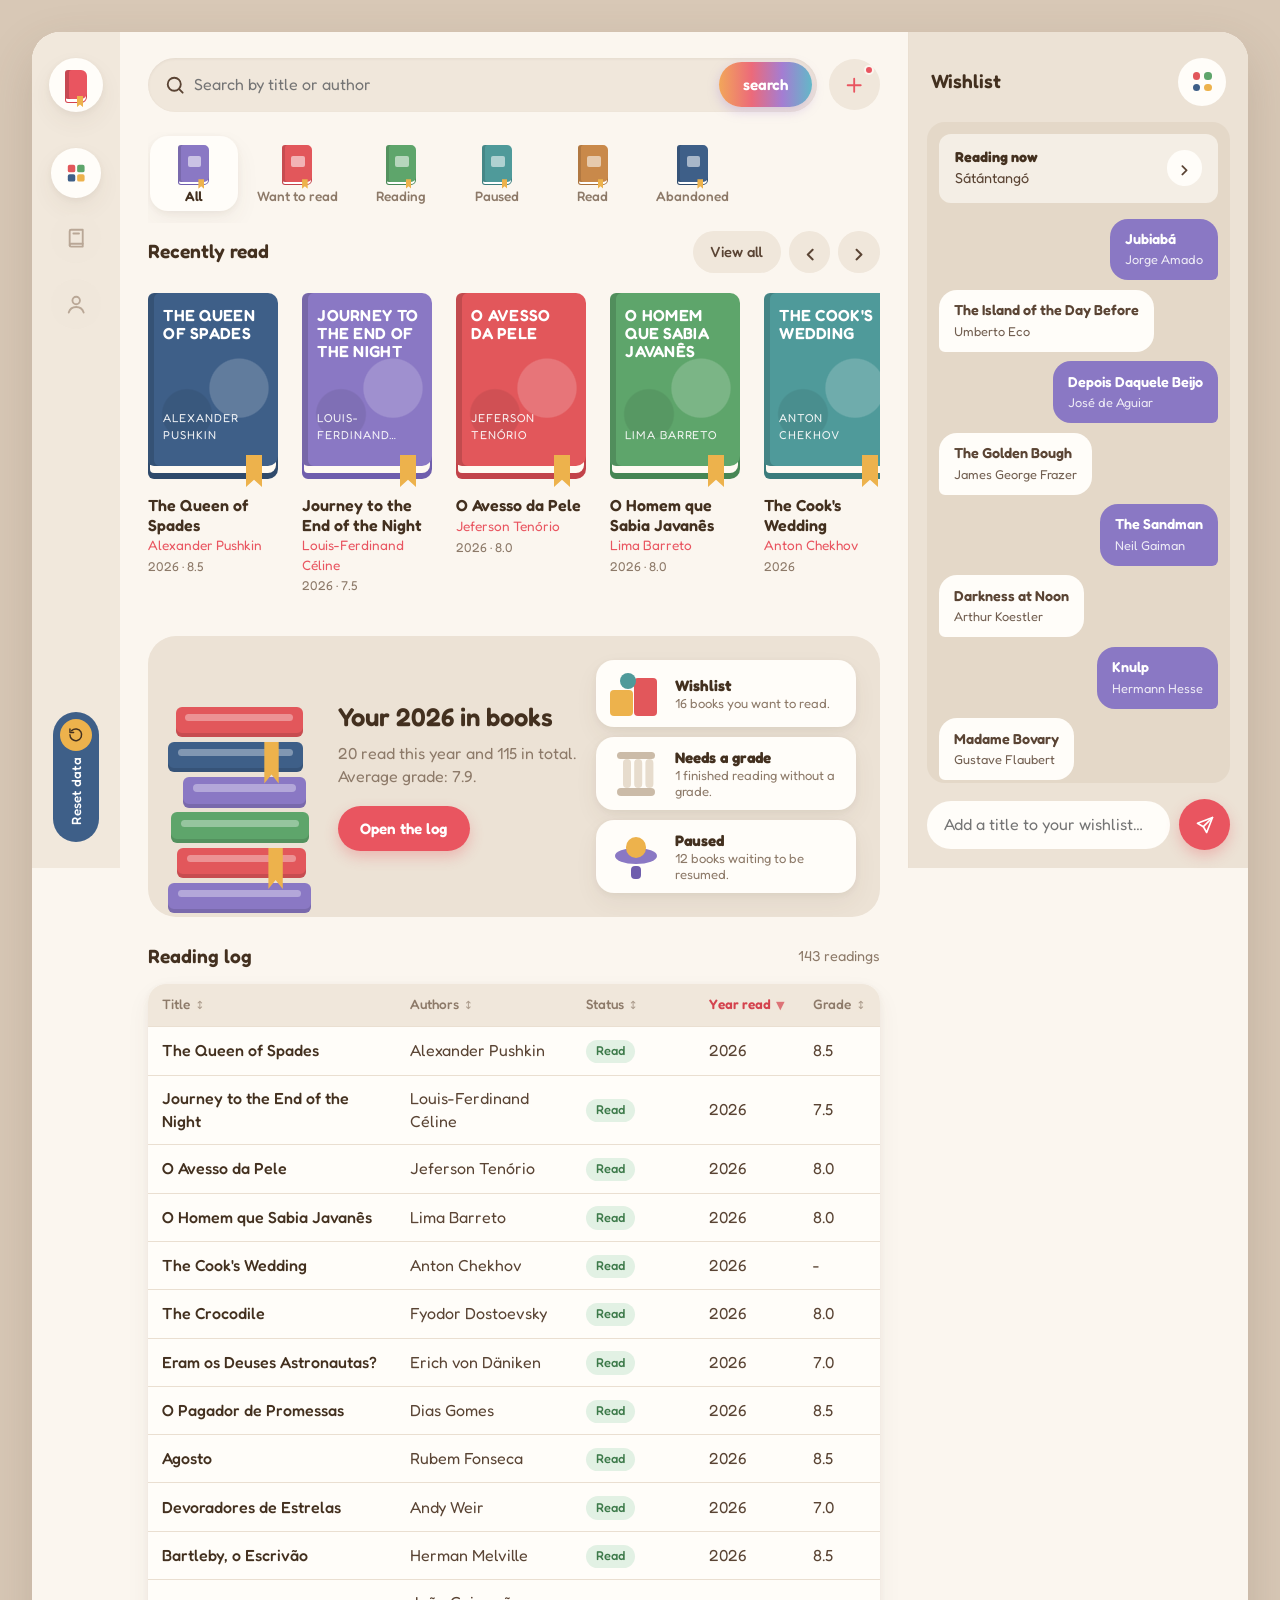
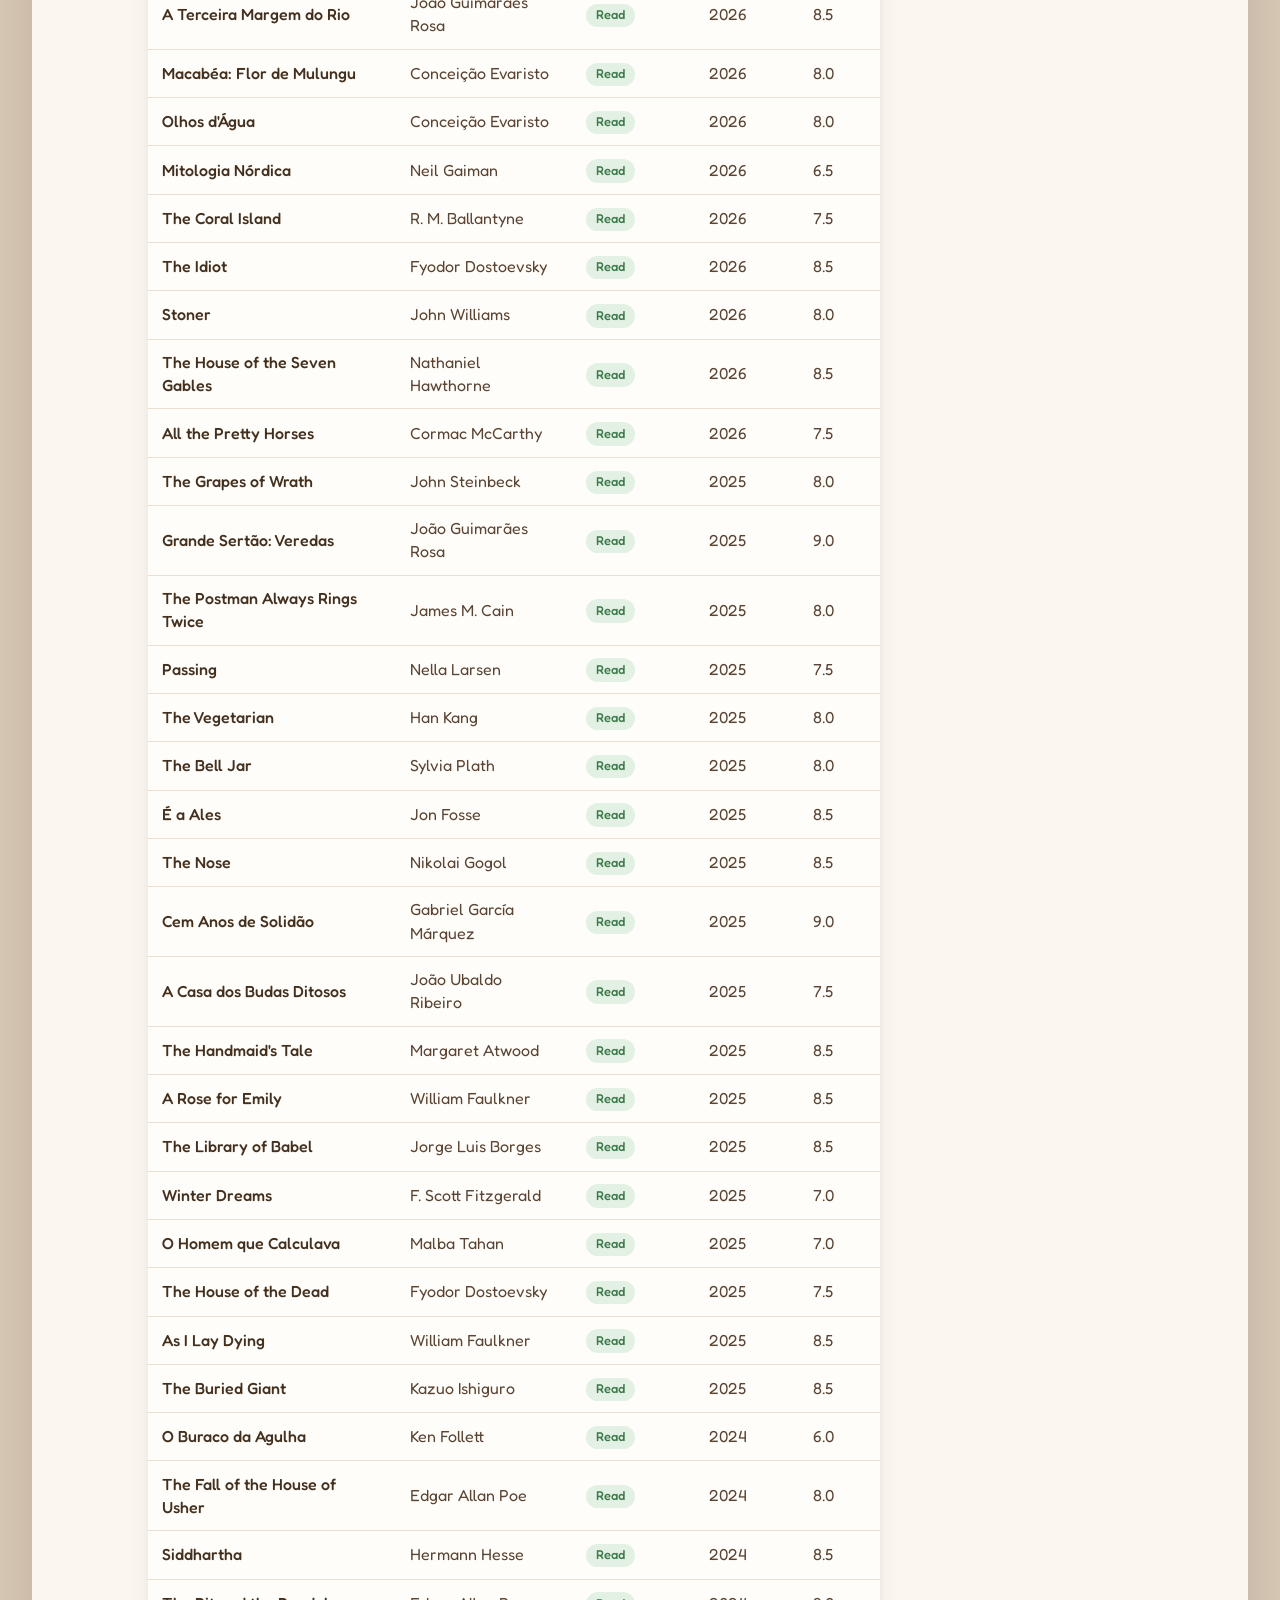
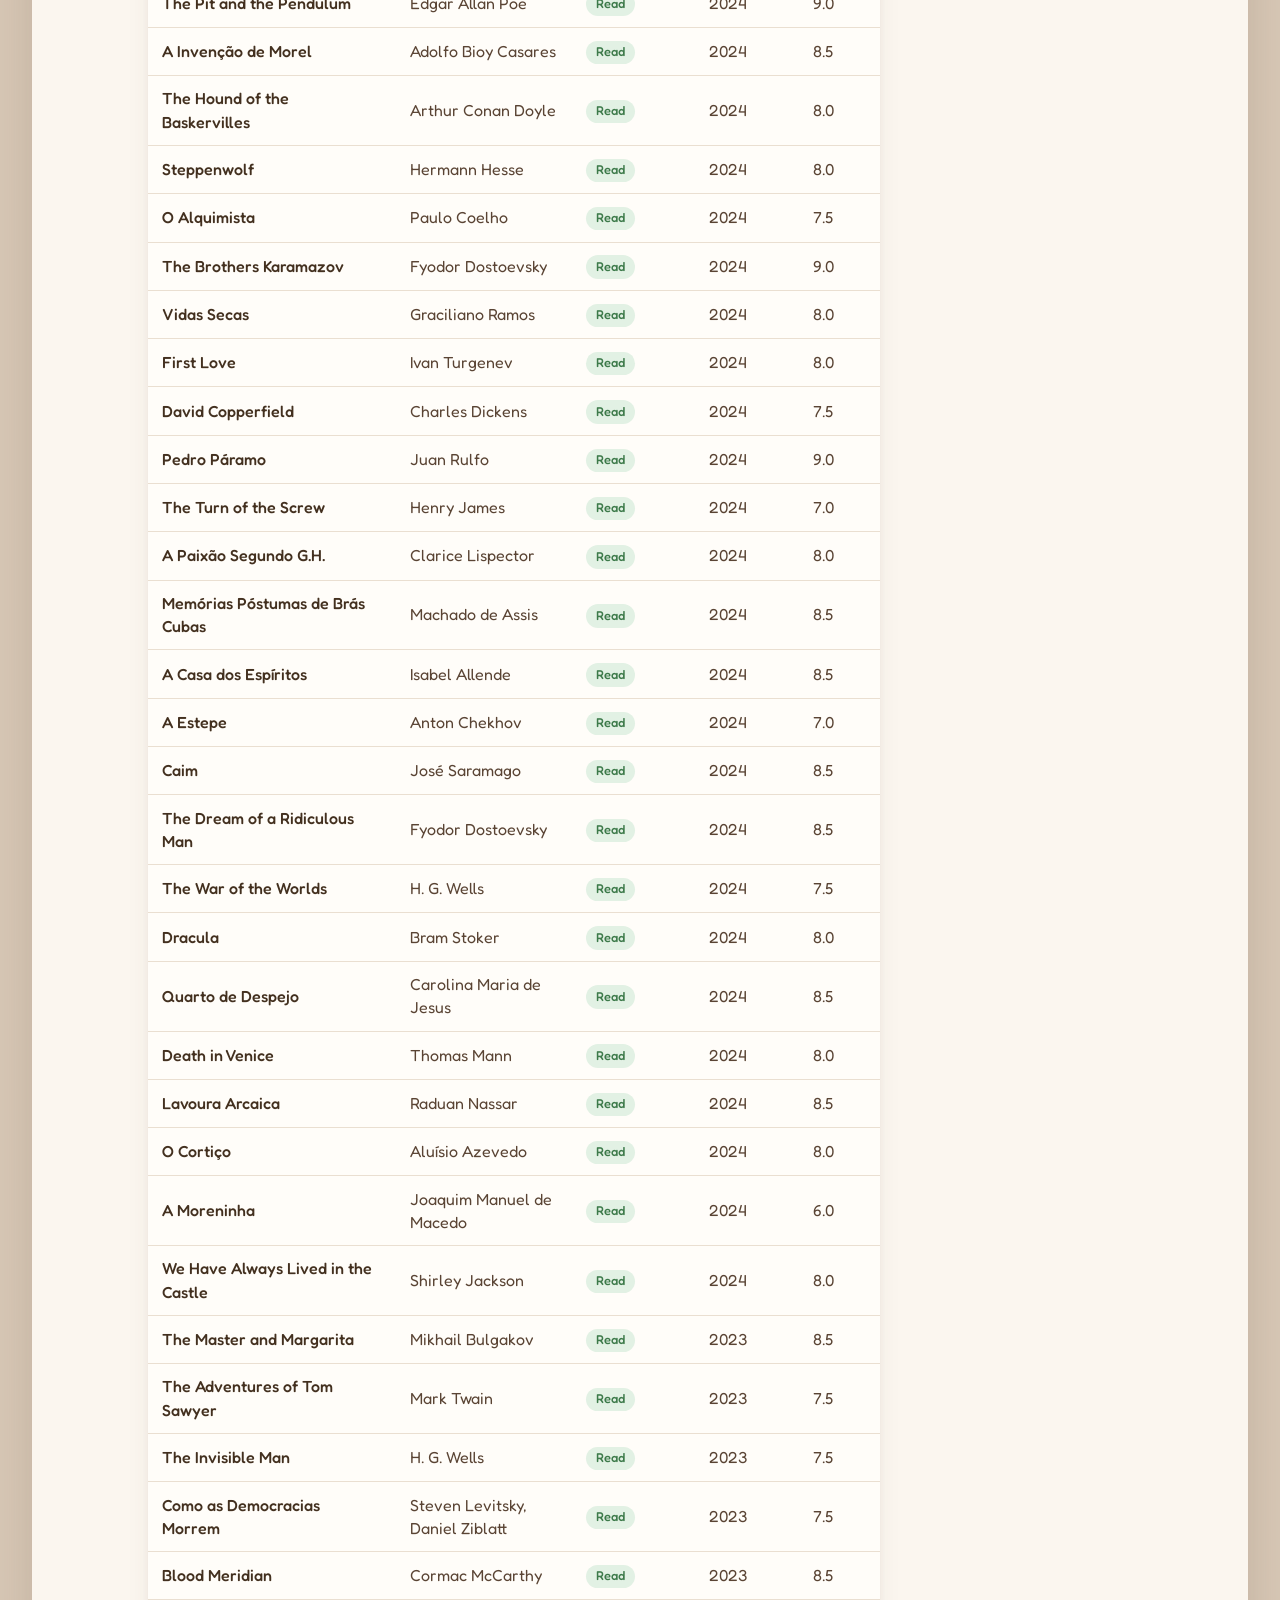
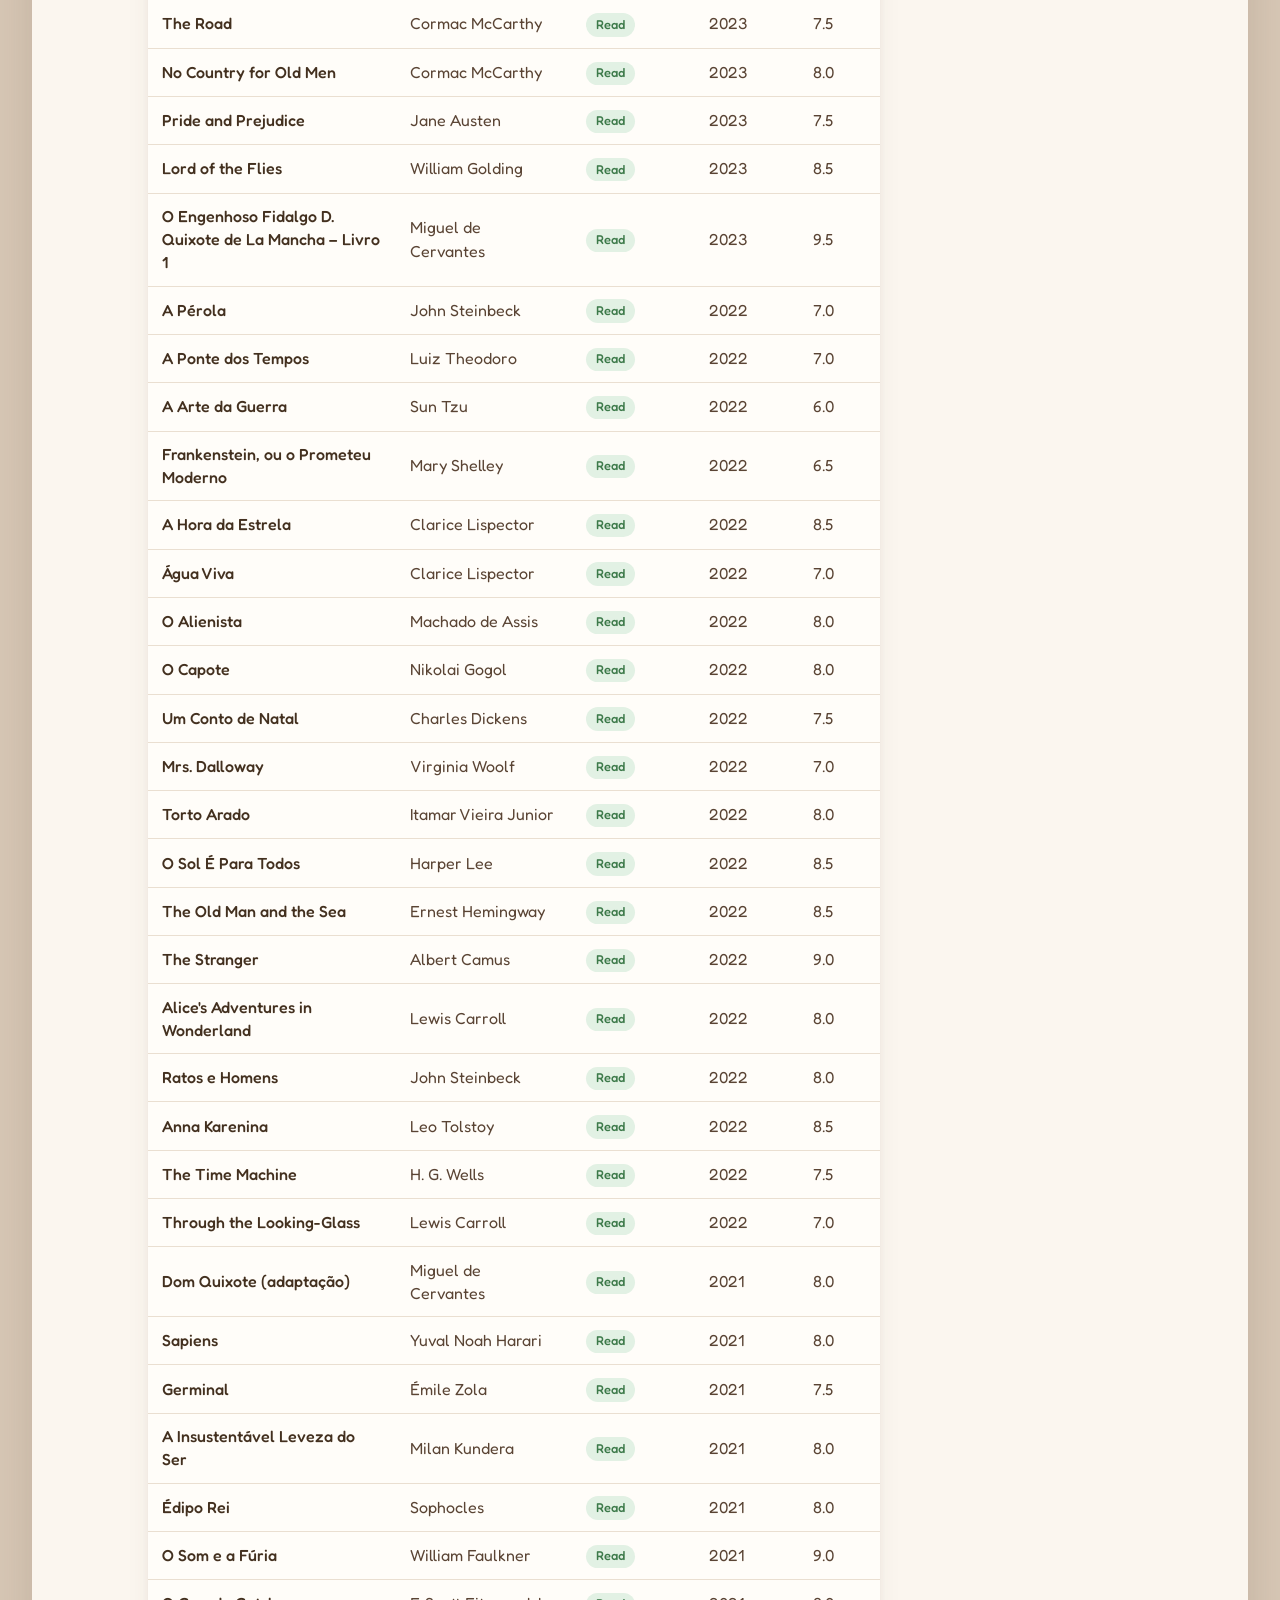
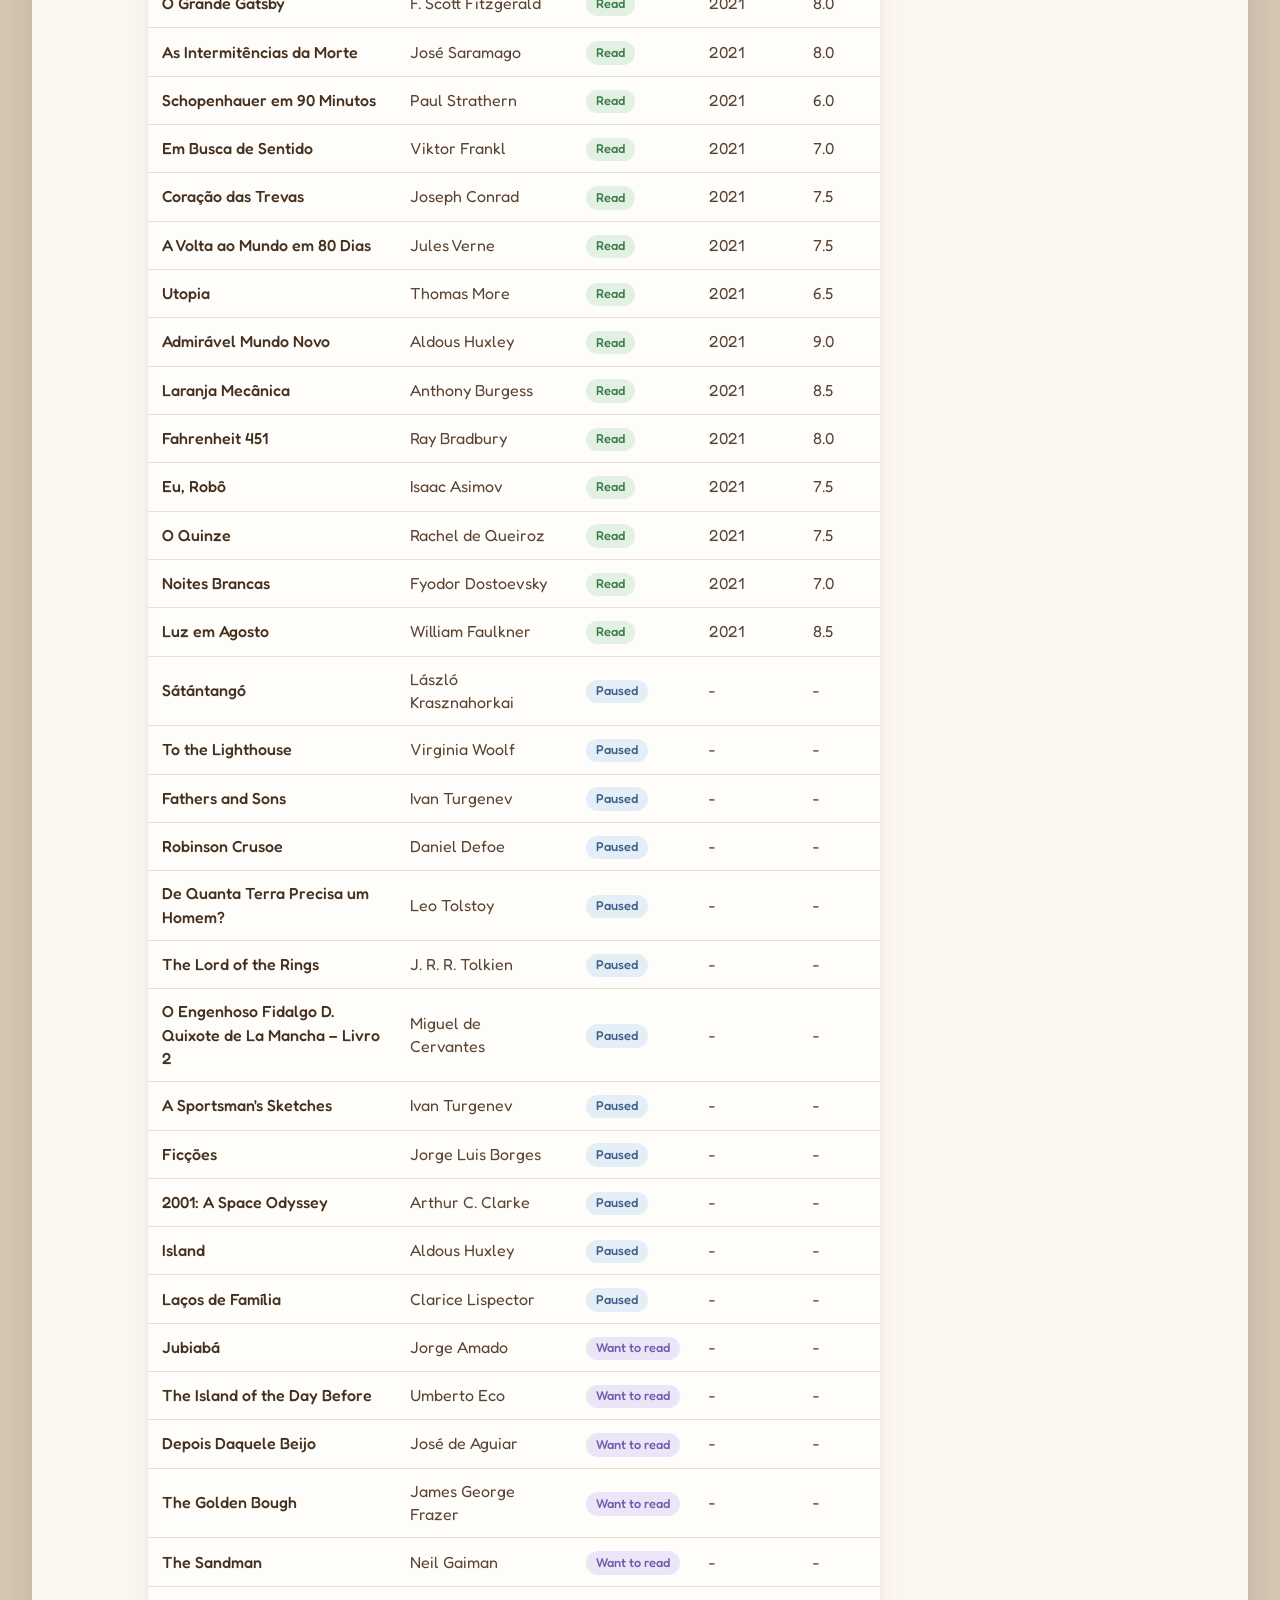
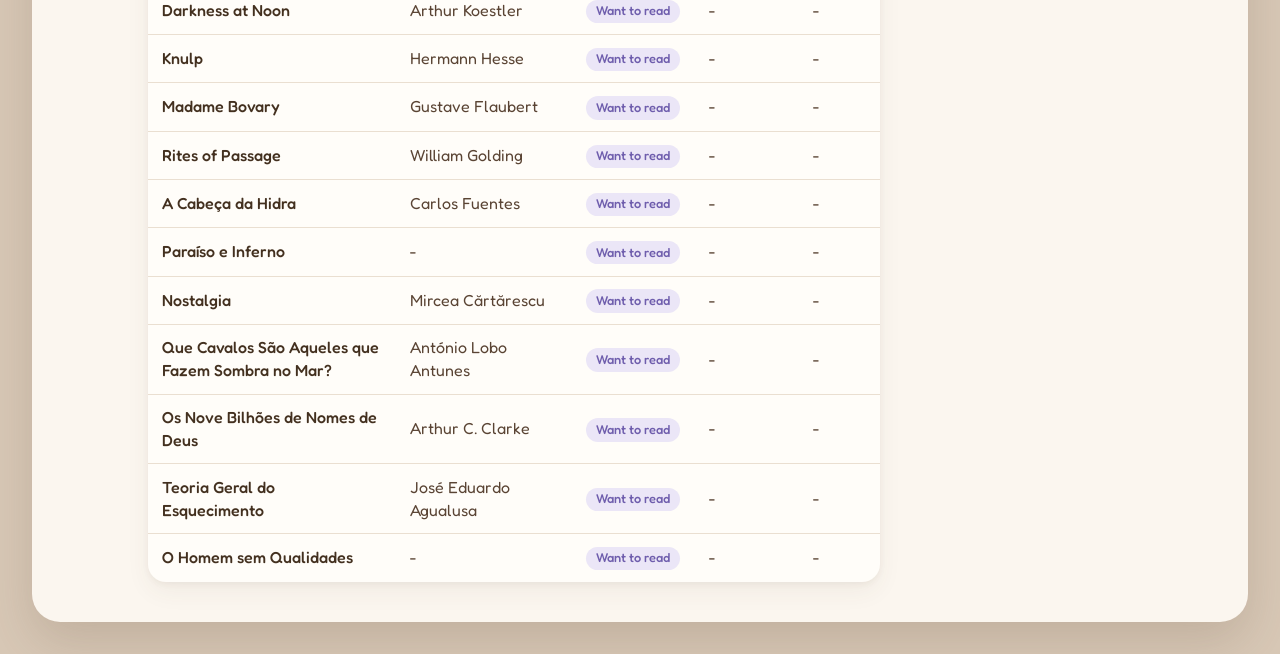
<file: index.html>
<!DOCTYPE html>
<html lang="en">
<head>
  <meta charset="utf-8">
  <meta name="viewport" content="width=device-width, initial-scale=1">
  <title>Reading log · Reading Tracker</title>
  <link rel="icon" href="data:,">
  <link rel="preconnect" href="https://fonts.googleapis.com">
  <link rel="preconnect" href="https://fonts.gstatic.com" crossorigin>
  <link rel="stylesheet" href="https://fonts.googleapis.com/css2?family=Fredoka:wght@400;500;600&display=swap">
  <link rel="stylesheet" href="css/style.css">
  <script type="module" src="js/pages/log.js"></script>
</head>
<body data-page="log">
  <div class="shell has-aside">
  <a class="skip-link" href="#main" data-i18n="app.skip"></a>
  <aside class="sidebar">
    <a class="logo" href="index.html" data-i18n-label="app.name"><span class="logo-book" aria-hidden="true"></span></a>
    <nav class="side-nav" data-i18n-label="nav.label">
      <ul>
        <li><a href="index.html" data-nav="log" class="side-link"><svg viewBox="0 0 24 24" aria-hidden="true" focusable="false"><rect x="3" y="3" width="8" height="8" rx="2" class="i-red"/><rect x="13" y="3" width="8" height="8" rx="2" class="i-green"/><rect x="3" y="13" width="8" height="8" rx="2" class="i-blue"/><rect x="13" y="13" width="8" height="8" rx="2" class="i-yellow"/></svg><span class="side-label" data-i18n="nav.log"></span></a></li>
        <li><a href="books.html" data-nav="books" class="side-link"><svg viewBox="0 0 24 24" aria-hidden="true" focusable="false"><path d="M5 4.5A1.5 1.5 0 0 1 6.5 3H19v15H6.5A1.5 1.5 0 0 0 5 19.5v-15Z"/><path d="M5 19.5A1.5 1.5 0 0 0 6.5 21H19v-3"/><path d="M9 7h6"/></svg><span class="side-label" data-i18n="nav.books"></span></a></li>
        <li><a href="authors.html" data-nav="authors" class="side-link"><svg viewBox="0 0 24 24" aria-hidden="true" focusable="false"><circle cx="12" cy="8" r="4"/><path d="M4 21c1.2-4 4.3-6 8-6s6.8 2 8 6"/></svg><span class="side-label" data-i18n="nav.authors"></span></a></li>
      </ul>
    </nav>
    <button type="button" id="reset-data" class="reset-pill"><span class="reset-icon"><svg viewBox="0 0 24 24" aria-hidden="true" focusable="false"><path d="M4 12a8 8 0 1 0 2.4-5.7"/><path d="M4 4v5h5"/></svg></span><span class="reset-label" data-i18n="nav.reset"></span></button>
  </aside>
    <main id="main" class="main">
      <!-- Shown only if JavaScript cannot start (e.g. page opened from file://). ui.js removes it.
           This one message stays in HTML because strings.js cannot load in that case. -->
      <div class="boot-notice" id="boot-notice" role="alert">
        <strong>The app could not start.</strong>
        <p>Open it through a local server, not by double-clicking the file. In Terminal: <code>cd</code> into this folder, run <code>python3 -m http.server 8000</code>, then open <code>http://localhost:8000</code>. Or use VS Code Live Server.</p>
      </div>
      <div class="topbar">
        <form class="search-pill" role="search" id="log-search-form">
          <label for="log-search" class="visually-hidden" data-i18n="log.searchLabel"></label>
          <span class="search-icon"><svg viewBox="0 0 24 24" aria-hidden="true" focusable="false"><circle cx="11" cy="11" r="7"/><path d="m20 20-3.5-3.5"/></svg></span>
          <input type="search" id="log-search" autocomplete="off" data-i18n-placeholder="log.searchLabel">
          <button type="submit" class="search-button" data-i18n="common.search"></button>
        </form>
        <button type="button" id="new-book" class="round-action" data-i18n-label="log.newBook" data-i18n-title="log.newBook"><svg viewBox="0 0 24 24" aria-hidden="true" focusable="false"><path d="M12 5v14M5 12h14"/></svg></button>
      </div>
      <h1 class="visually-hidden" data-i18n="log.title"></h1>
      <div class="chip-row" id="log-status" role="group" data-i18n-label="log.statusFilter"></div>

      <section class="shelf" aria-labelledby="recent-heading">
        <div class="section-head">
          <h2 id="recent-heading" data-i18n="log.recent"></h2>
          <div class="head-actions">
            <a href="#log-section" class="pill-link" data-i18n="log.viewAll"></a>
            <button type="button" class="arrow-button" id="shelf-prev" data-i18n-label="log.previous">‹</button>
            <button type="button" class="arrow-button" id="shelf-next" data-i18n-label="log.next">›</button>
          </div>
        </div>
        <ul class="cover-row" id="recent-covers"></ul>
      </section>

      <section class="banner" aria-labelledby="banner-heading">
        <div class="stack" aria-hidden="true"><span></span><span></span><span></span><span></span><span></span><span></span></div>
        <div class="banner-text">
          <h2 id="banner-heading"></h2>
          <p id="banner-lead"></p>
          <a href="#log-section" class="coral-button" data-i18n="log.openLog"></a>
        </div>
        <ul class="mini-cards" id="banner-cards"></ul>
      </section>

      <section class="log-section" id="log-section" aria-labelledby="log-heading">
        <div class="section-head">
          <h2 id="log-heading" data-i18n="log.title"></h2>
          <p class="count" id="log-count" aria-live="polite"></p>
        </div>
        <div class="table-wrap" id="log-table"></div>
      </section>
    </main>
    <aside class="side-panel" aria-labelledby="wishlist-heading">
      <div class="panel-head">
        <h2 id="wishlist-heading" data-i18n="wishlist.title"></h2>
        <span class="dots" aria-hidden="true"><i></i><i></i><i></i><i></i></span>
      </div>
      <div class="panel-body">
        <a class="panel-card" id="now-reading" href="books.html">
          <span>
            <strong data-i18n="wishlist.nowReading"></strong>
            <span id="now-reading-title"></span>
          </span>
          <span class="panel-arrow" aria-hidden="true">›</span>
        </a>
        <ul class="bubbles" id="wishlist"></ul>
      </div>
      <form class="quick-add" id="quick-add">
        <label for="quick-add-title" class="visually-hidden" data-i18n="wishlist.quickAddLabel"></label>
        <input type="text" id="quick-add-title" autocomplete="off" data-i18n-placeholder="wishlist.quickAddPlaceholder">
        <button type="submit" class="send-button" data-i18n-label="wishlist.quickAddLabel"><svg viewBox="0 0 24 24" aria-hidden="true" focusable="false"><path d="M21 3 10 14"/><path d="m21 3-7 18-4-7-7-4 18-7Z"/></svg></button>
      </form>
    </aside>
  </div>
</body>
</html>
</file>
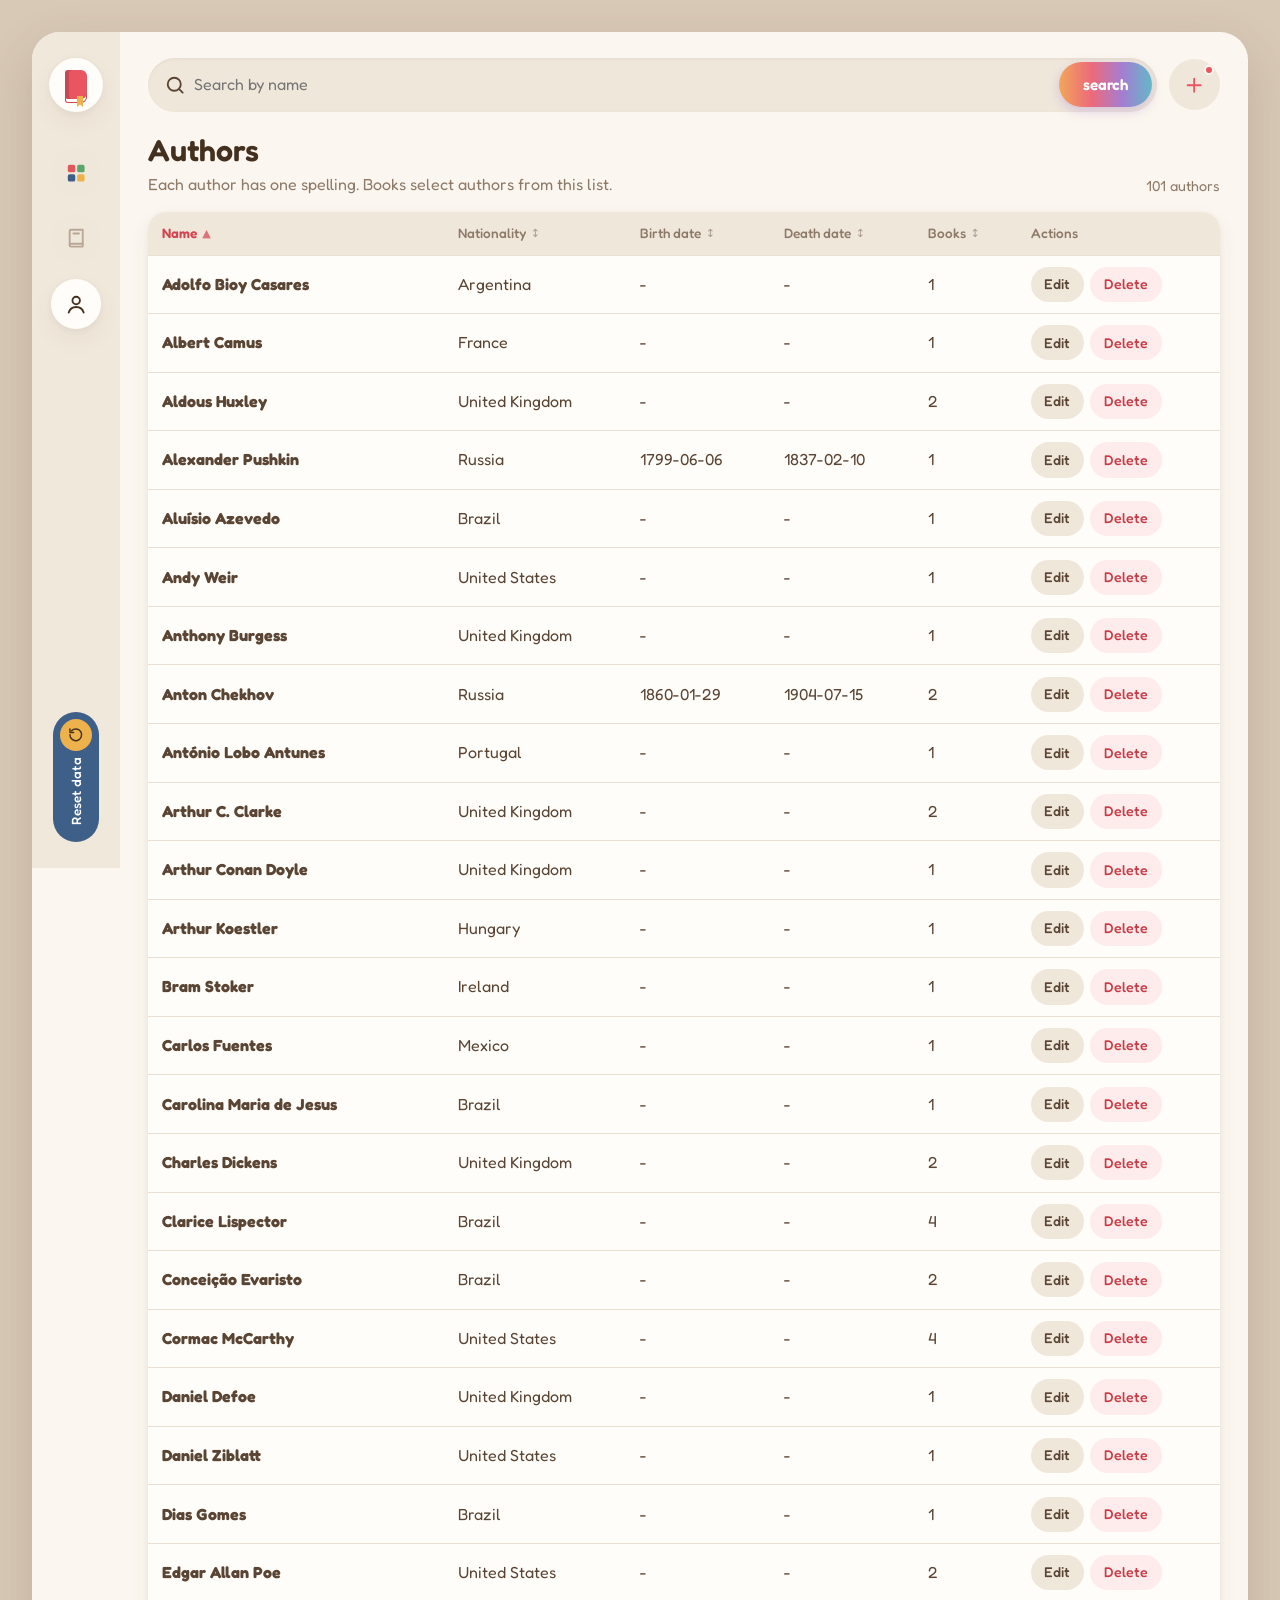
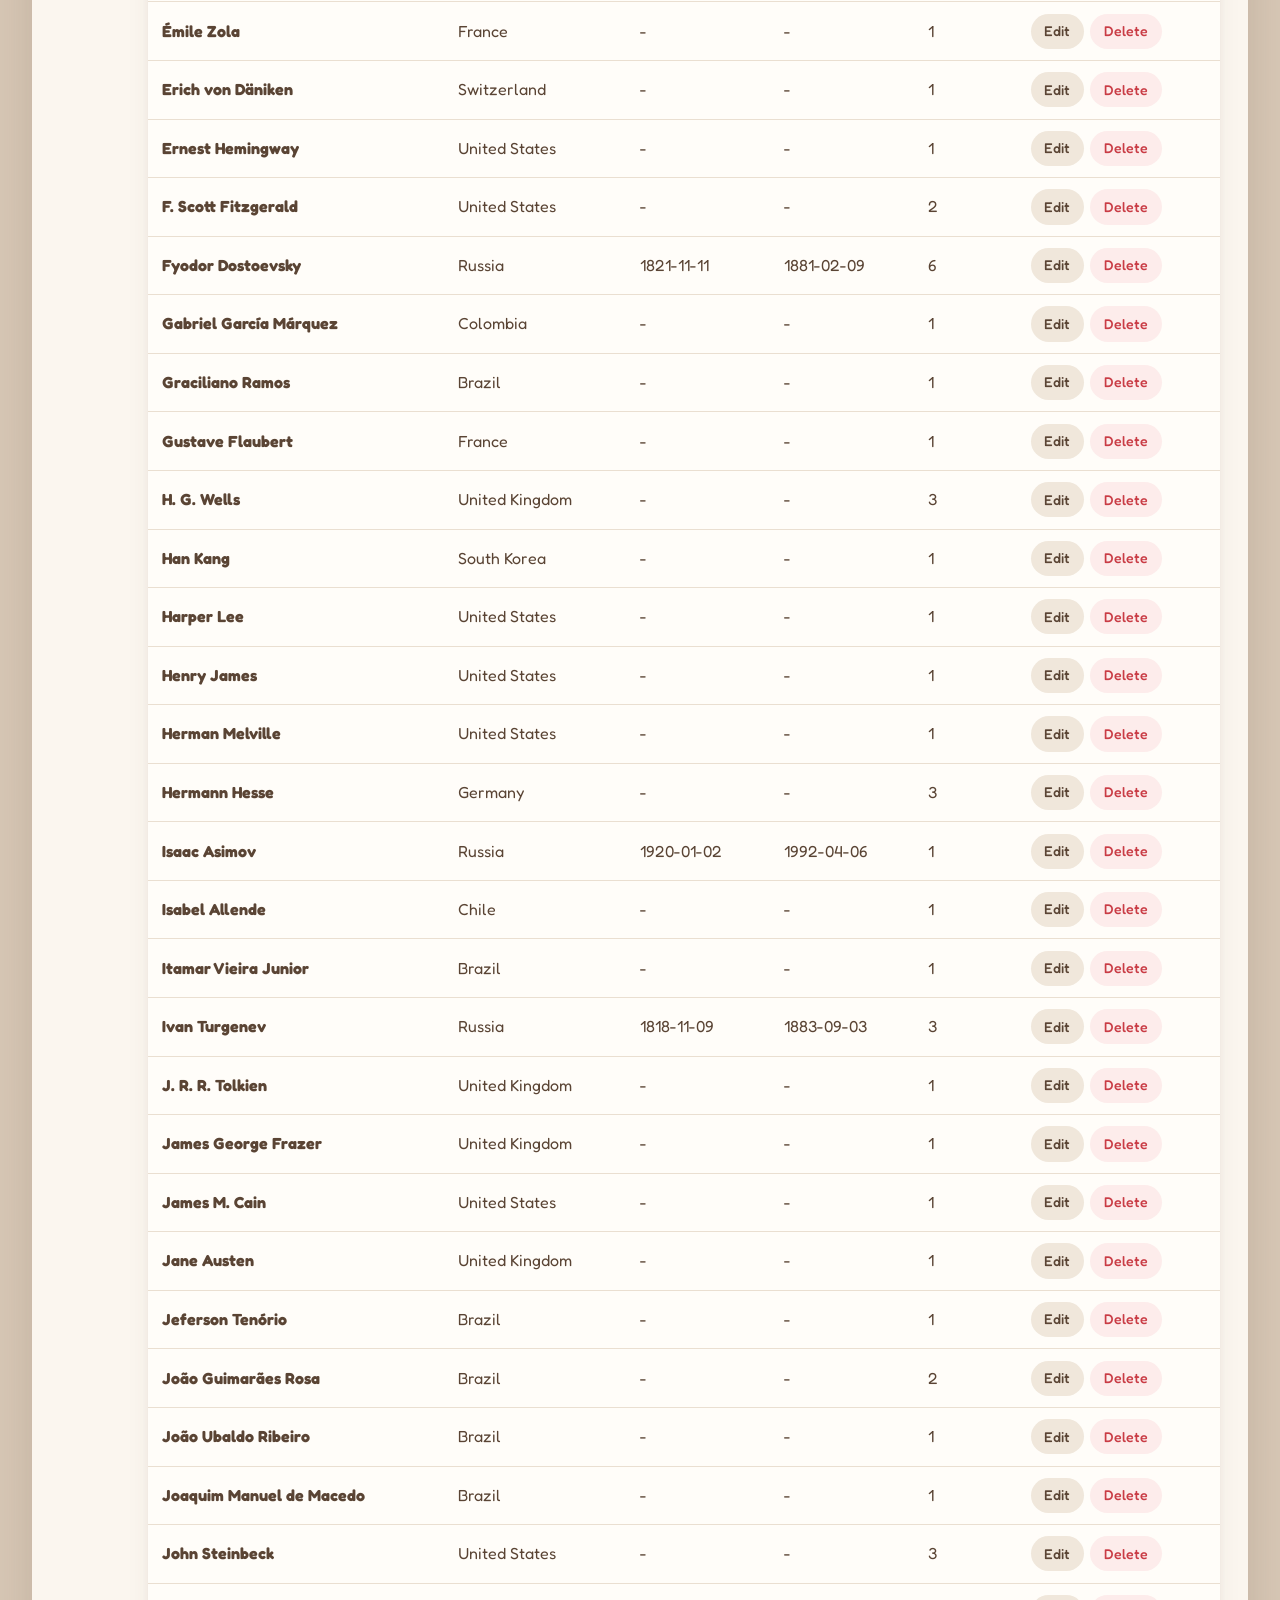
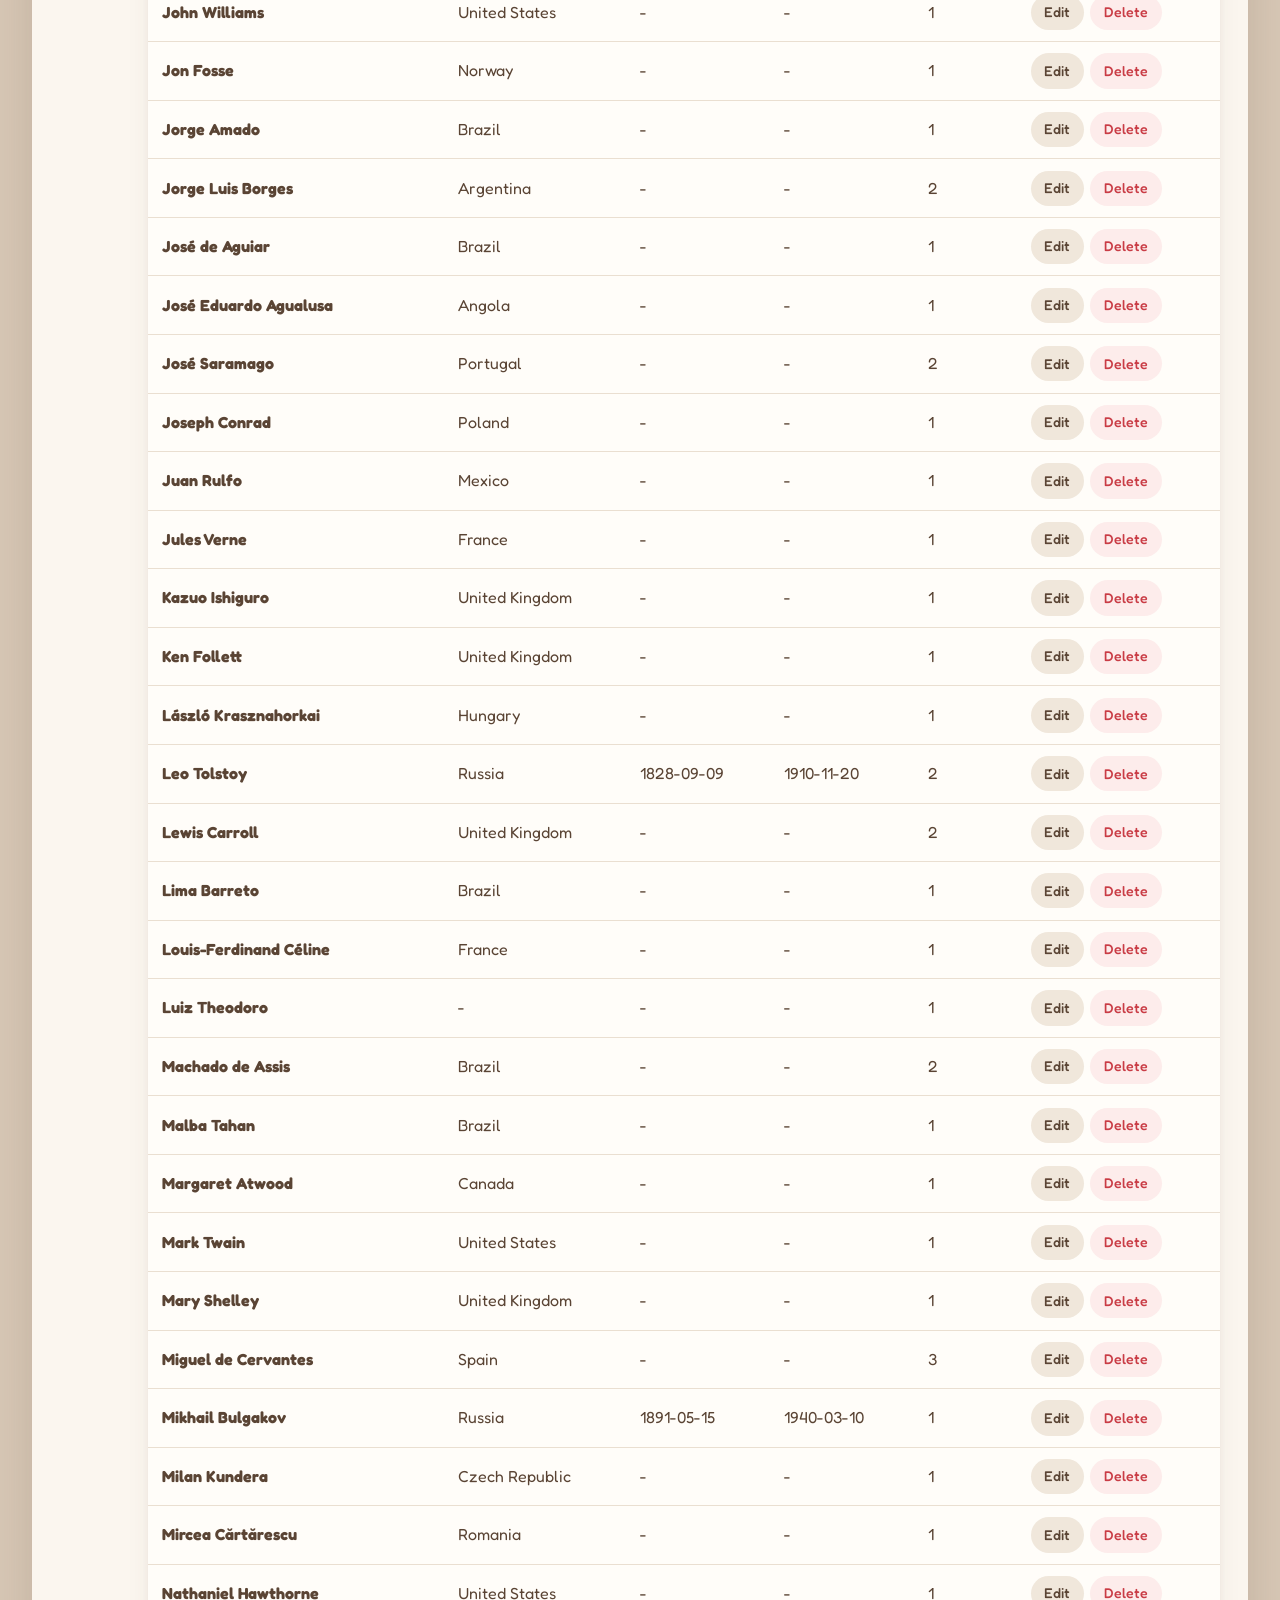
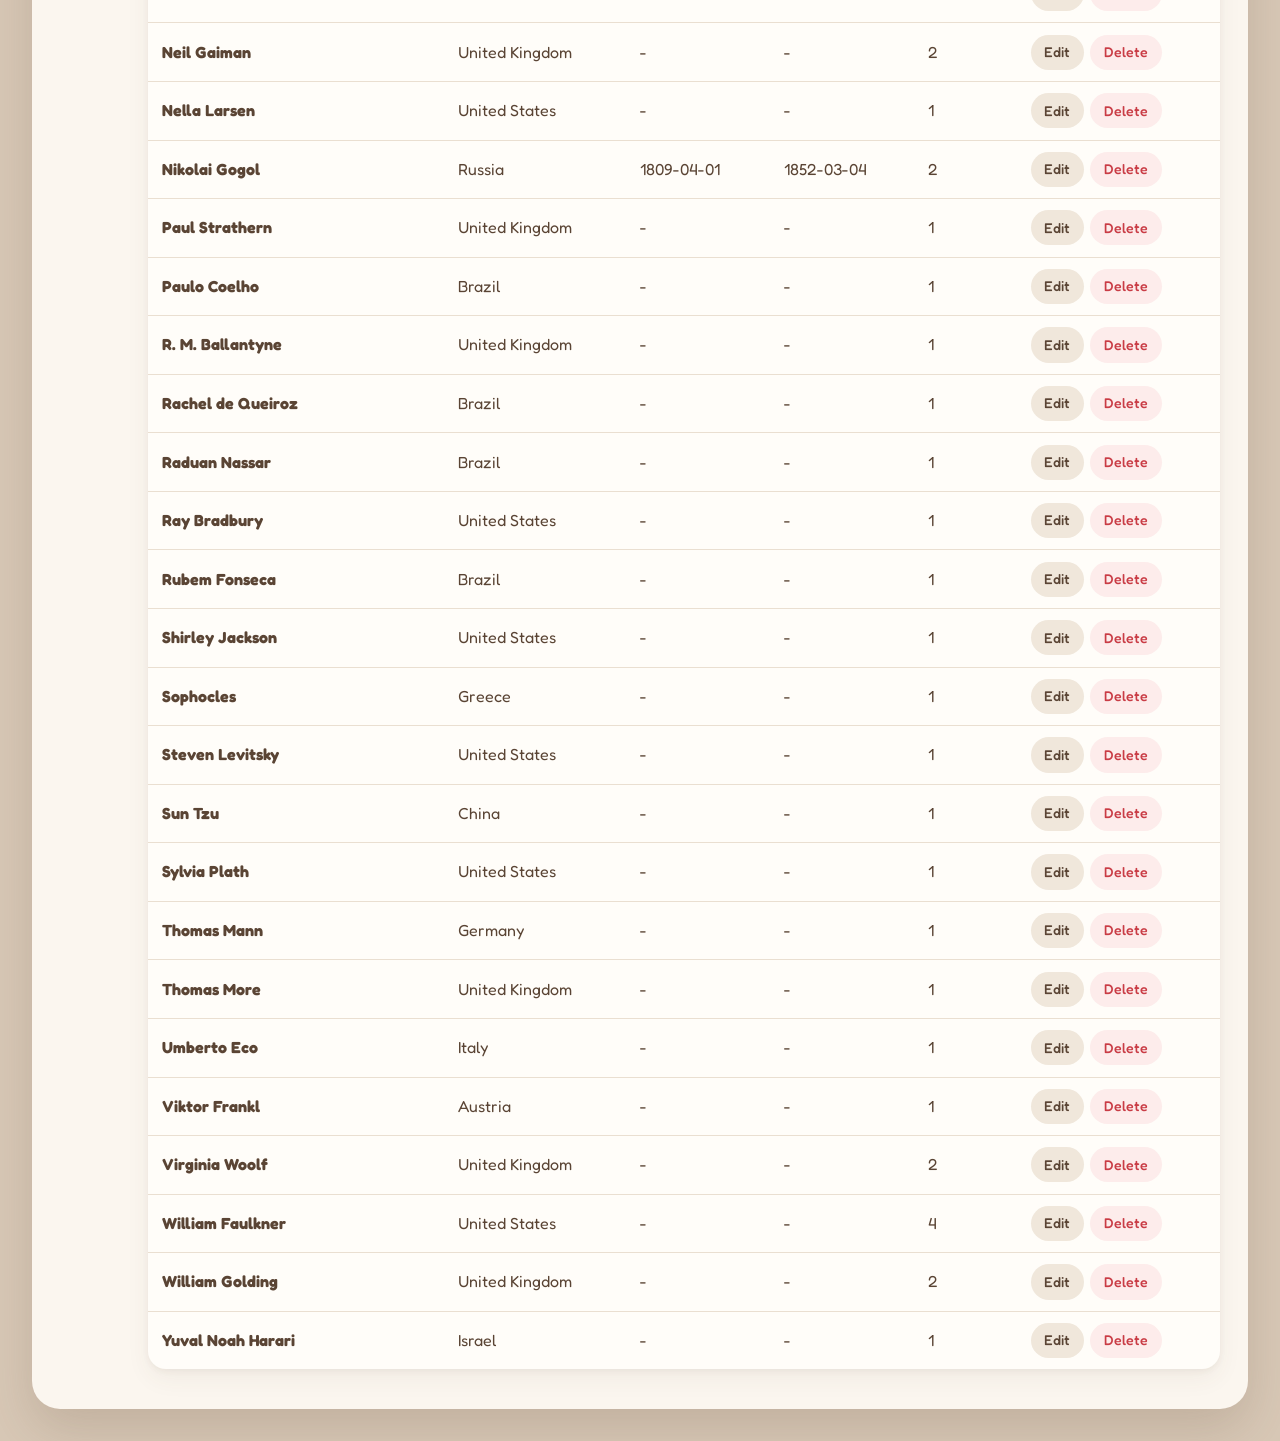
<file: authors.html>
<!DOCTYPE html>
<html lang="en">
<head>
  <meta charset="utf-8">
  <meta name="viewport" content="width=device-width, initial-scale=1">
  <title>Authors · Reading Tracker</title>
  <link rel="icon" href="data:,">
  <link rel="preconnect" href="https://fonts.googleapis.com">
  <link rel="preconnect" href="https://fonts.gstatic.com" crossorigin>
  <link rel="stylesheet" href="https://fonts.googleapis.com/css2?family=Fredoka:wght@400;500;600&display=swap">
  <link rel="stylesheet" href="css/style.css">
  <script type="module" src="js/pages/authors.js"></script>
</head>
<body data-page="authors">
  <div class="shell">
  <a class="skip-link" href="#main" data-i18n="app.skip"></a>
  <aside class="sidebar">
    <a class="logo" href="index.html" data-i18n-label="app.name"><span class="logo-book" aria-hidden="true"></span></a>
    <nav class="side-nav" data-i18n-label="nav.label">
      <ul>
        <li><a href="index.html" data-nav="log" class="side-link"><svg viewBox="0 0 24 24" aria-hidden="true" focusable="false"><rect x="3" y="3" width="8" height="8" rx="2" class="i-red"/><rect x="13" y="3" width="8" height="8" rx="2" class="i-green"/><rect x="3" y="13" width="8" height="8" rx="2" class="i-blue"/><rect x="13" y="13" width="8" height="8" rx="2" class="i-yellow"/></svg><span class="side-label" data-i18n="nav.log"></span></a></li>
        <li><a href="books.html" data-nav="books" class="side-link"><svg viewBox="0 0 24 24" aria-hidden="true" focusable="false"><path d="M5 4.5A1.5 1.5 0 0 1 6.5 3H19v15H6.5A1.5 1.5 0 0 0 5 19.5v-15Z"/><path d="M5 19.5A1.5 1.5 0 0 0 6.5 21H19v-3"/><path d="M9 7h6"/></svg><span class="side-label" data-i18n="nav.books"></span></a></li>
        <li><a href="authors.html" data-nav="authors" class="side-link"><svg viewBox="0 0 24 24" aria-hidden="true" focusable="false"><circle cx="12" cy="8" r="4"/><path d="M4 21c1.2-4 4.3-6 8-6s6.8 2 8 6"/></svg><span class="side-label" data-i18n="nav.authors"></span></a></li>
      </ul>
    </nav>
    <button type="button" id="reset-data" class="reset-pill"><span class="reset-icon"><svg viewBox="0 0 24 24" aria-hidden="true" focusable="false"><path d="M4 12a8 8 0 1 0 2.4-5.7"/><path d="M4 4v5h5"/></svg></span><span class="reset-label" data-i18n="nav.reset"></span></button>
  </aside>
    <main id="main" class="main">
      <!-- Shown only if JavaScript cannot start (e.g. page opened from file://). ui.js removes it.
           This one message stays in HTML because strings.js cannot load in that case. -->
      <div class="boot-notice" id="boot-notice" role="alert">
        <strong>The app could not start.</strong>
        <p>Open it through a local server, not by double-clicking the file. In Terminal: <code>cd</code> into this folder, run <code>python3 -m http.server 8000</code>, then open <code>http://localhost:8000</code>. Or use VS Code Live Server.</p>
      </div>
      <div class="topbar">
        <form class="search-pill" role="search" id="authors-search-form">
          <label for="authors-search" class="visually-hidden" data-i18n="authors.searchLabel"></label>
          <span class="search-icon"><svg viewBox="0 0 24 24" aria-hidden="true" focusable="false"><circle cx="11" cy="11" r="7"/><path d="m20 20-3.5-3.5"/></svg></span>
          <input type="search" id="authors-search" autocomplete="off" data-i18n-placeholder="authors.searchLabel">
          <button type="submit" class="search-button" data-i18n="common.search"></button>
        </form>
        <button type="button" id="new-author" class="round-action" data-i18n-label="authors.newAuthor" data-i18n-title="authors.newAuthor"><svg viewBox="0 0 24 24" aria-hidden="true" focusable="false"><path d="M12 5v14M5 12h14"/></svg></button>
      </div>
      <div class="section-head page-title">
        <div>
          <h1 data-i18n="authors.title"></h1>
          <p class="lead" data-i18n="authors.intro"></p>
        </div>
        <p class="count" id="authors-count" aria-live="polite"></p>
      </div>
      <div class="table-wrap" id="authors-table"></div>
    </main>
  </div>
</body>
</html>
</file>
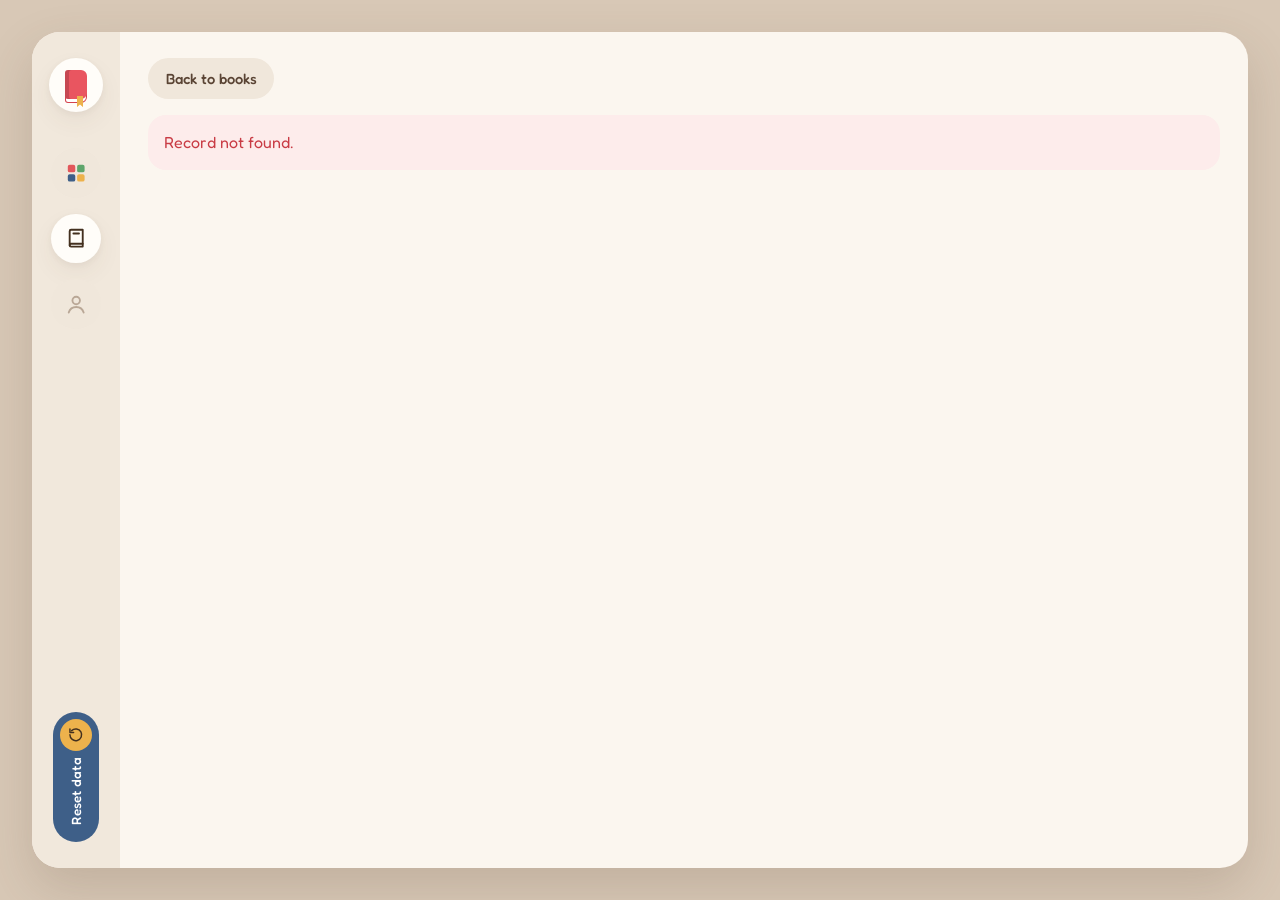
<file: book.html>
<!DOCTYPE html>
<html lang="en">
<head>
  <meta charset="utf-8">
  <meta name="viewport" content="width=device-width, initial-scale=1">
  <title>Book · Reading Tracker</title>
  <link rel="icon" href="data:,">
  <link rel="preconnect" href="https://fonts.googleapis.com">
  <link rel="preconnect" href="https://fonts.gstatic.com" crossorigin>
  <link rel="stylesheet" href="https://fonts.googleapis.com/css2?family=Fredoka:wght@400;500;600&display=swap">
  <link rel="stylesheet" href="css/style.css">
  <script type="module" src="js/pages/book.js"></script>
</head>
<body data-page="books">
  <div class="shell">
  <a class="skip-link" href="#main" data-i18n="app.skip"></a>
  <aside class="sidebar">
    <a class="logo" href="index.html" data-i18n-label="app.name"><span class="logo-book" aria-hidden="true"></span></a>
    <nav class="side-nav" data-i18n-label="nav.label">
      <ul>
        <li><a href="index.html" data-nav="log" class="side-link"><svg viewBox="0 0 24 24" aria-hidden="true" focusable="false"><rect x="3" y="3" width="8" height="8" rx="2" class="i-red"/><rect x="13" y="3" width="8" height="8" rx="2" class="i-green"/><rect x="3" y="13" width="8" height="8" rx="2" class="i-blue"/><rect x="13" y="13" width="8" height="8" rx="2" class="i-yellow"/></svg><span class="side-label" data-i18n="nav.log"></span></a></li>
        <li><a href="books.html" data-nav="books" class="side-link"><svg viewBox="0 0 24 24" aria-hidden="true" focusable="false"><path d="M5 4.5A1.5 1.5 0 0 1 6.5 3H19v15H6.5A1.5 1.5 0 0 0 5 19.5v-15Z"/><path d="M5 19.5A1.5 1.5 0 0 0 6.5 21H19v-3"/><path d="M9 7h6"/></svg><span class="side-label" data-i18n="nav.books"></span></a></li>
        <li><a href="authors.html" data-nav="authors" class="side-link"><svg viewBox="0 0 24 24" aria-hidden="true" focusable="false"><circle cx="12" cy="8" r="4"/><path d="M4 21c1.2-4 4.3-6 8-6s6.8 2 8 6"/></svg><span class="side-label" data-i18n="nav.authors"></span></a></li>
      </ul>
    </nav>
    <button type="button" id="reset-data" class="reset-pill"><span class="reset-icon"><svg viewBox="0 0 24 24" aria-hidden="true" focusable="false"><path d="M4 12a8 8 0 1 0 2.4-5.7"/><path d="M4 4v5h5"/></svg></span><span class="reset-label" data-i18n="nav.reset"></span></button>
  </aside>
    <main id="main" class="main">
      <!-- Shown only if JavaScript cannot start (e.g. page opened from file://). ui.js removes it.
           This one message stays in HTML because strings.js cannot load in that case. -->
      <div class="boot-notice" id="boot-notice" role="alert">
        <strong>The app could not start.</strong>
        <p>Open it through a local server, not by double-clicking the file. In Terminal: <code>cd</code> into this folder, run <code>python3 -m http.server 8000</code>, then open <code>http://localhost:8000</code>. Or use VS Code Live Server.</p>
      </div>
      <p class="back"><a href="books.html" class="pill-link" data-i18n="book.back"></a></p>
      <article id="book" class="book" aria-busy="true">
        <div class="book-hero">
          <div id="book-cover" class="hero-cover"></div>
          <div class="hero-info">
            <h1 id="book-title" data-i18n="common.loading"></h1>
            <p id="book-authors" class="hero-authors"></p>
            <div id="book-details"></div>
            <div class="head-actions">
              <button type="button" id="edit-book" class="button" data-i18n="book.editBook"></button>
              <button type="button" id="delete-book" class="button danger-outline" data-i18n="book.deleteBook"></button>
            </div>
          </div>
        </div>
        <section class="card" aria-labelledby="readings-heading">
          <div class="section-head">
            <h2 id="readings-heading" data-i18n="book.readings"></h2>
            <button type="button" id="add-reading" class="coral-button small" data-i18n="book.addReading"></button>
          </div>
          <div class="table-wrap" id="book-readings"></div>
        </section>
      </article>
    </main>
  </div>
</body>
</html>
</file>
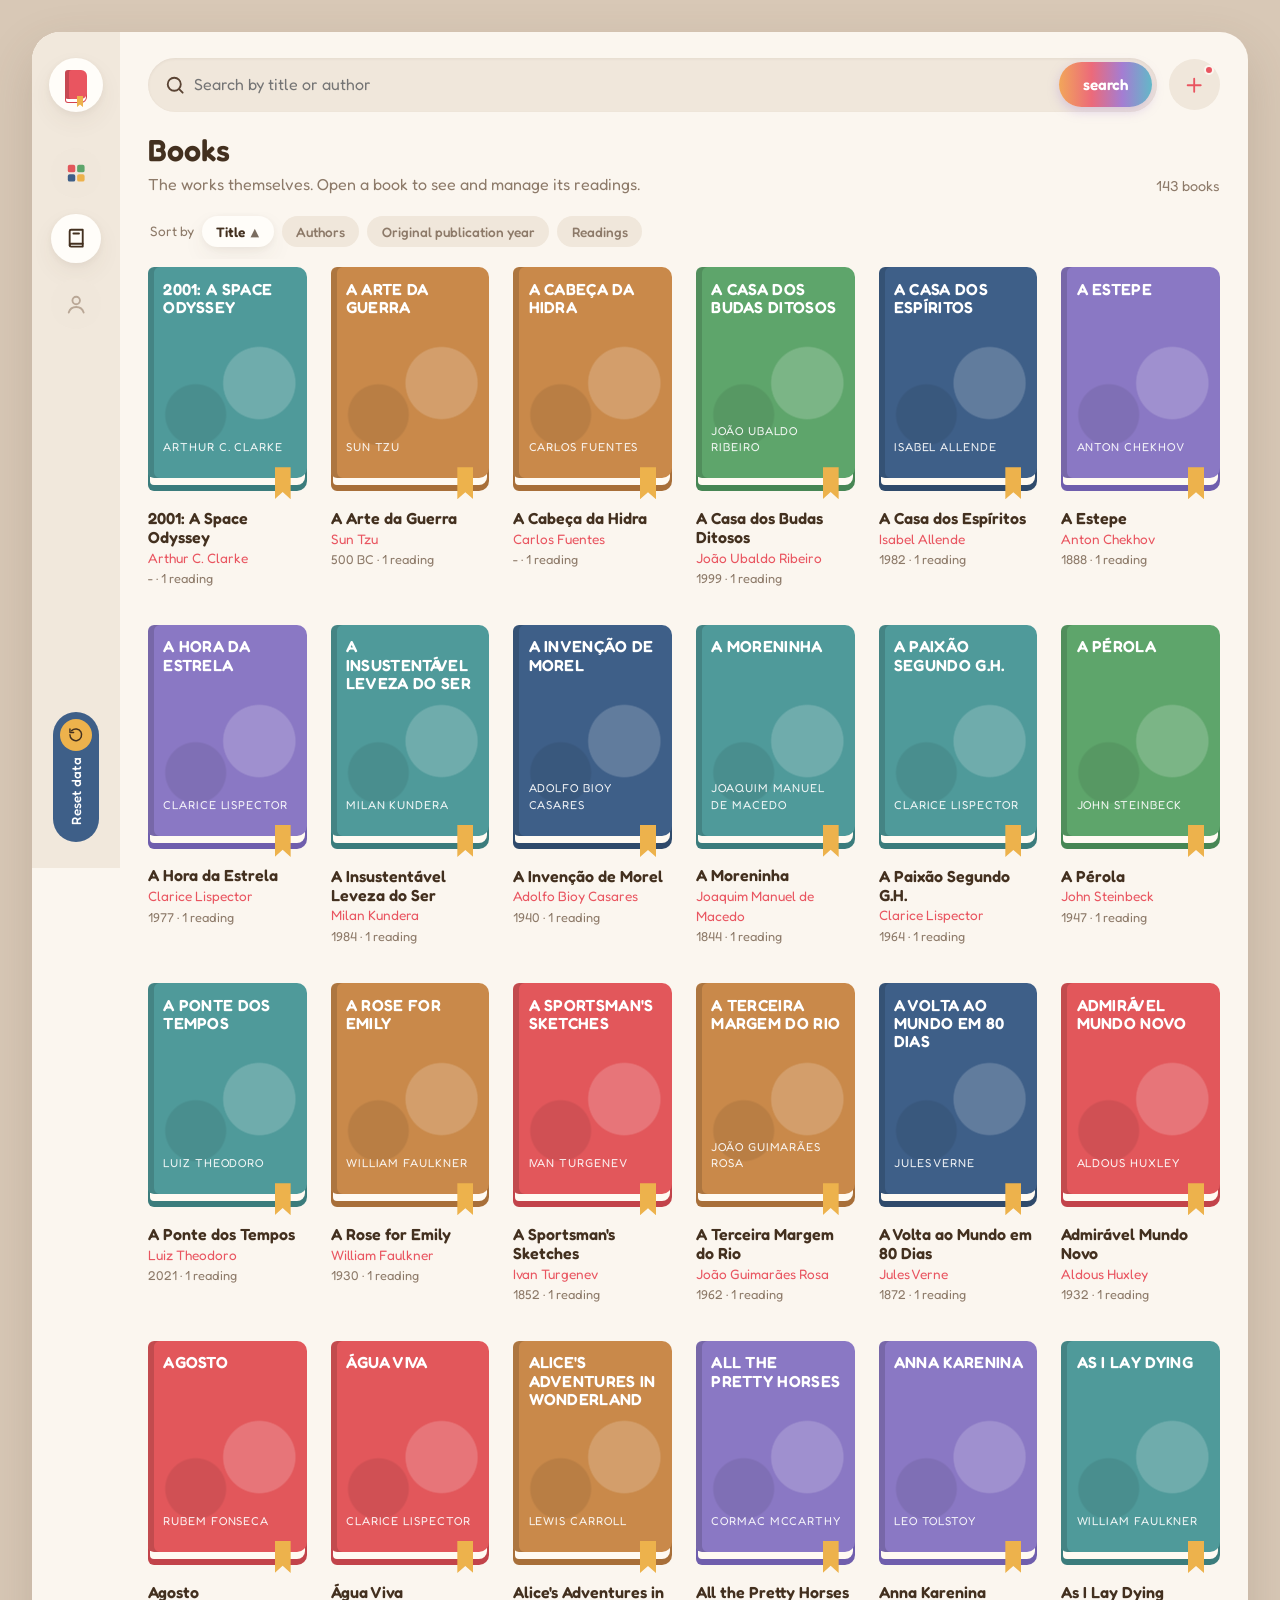
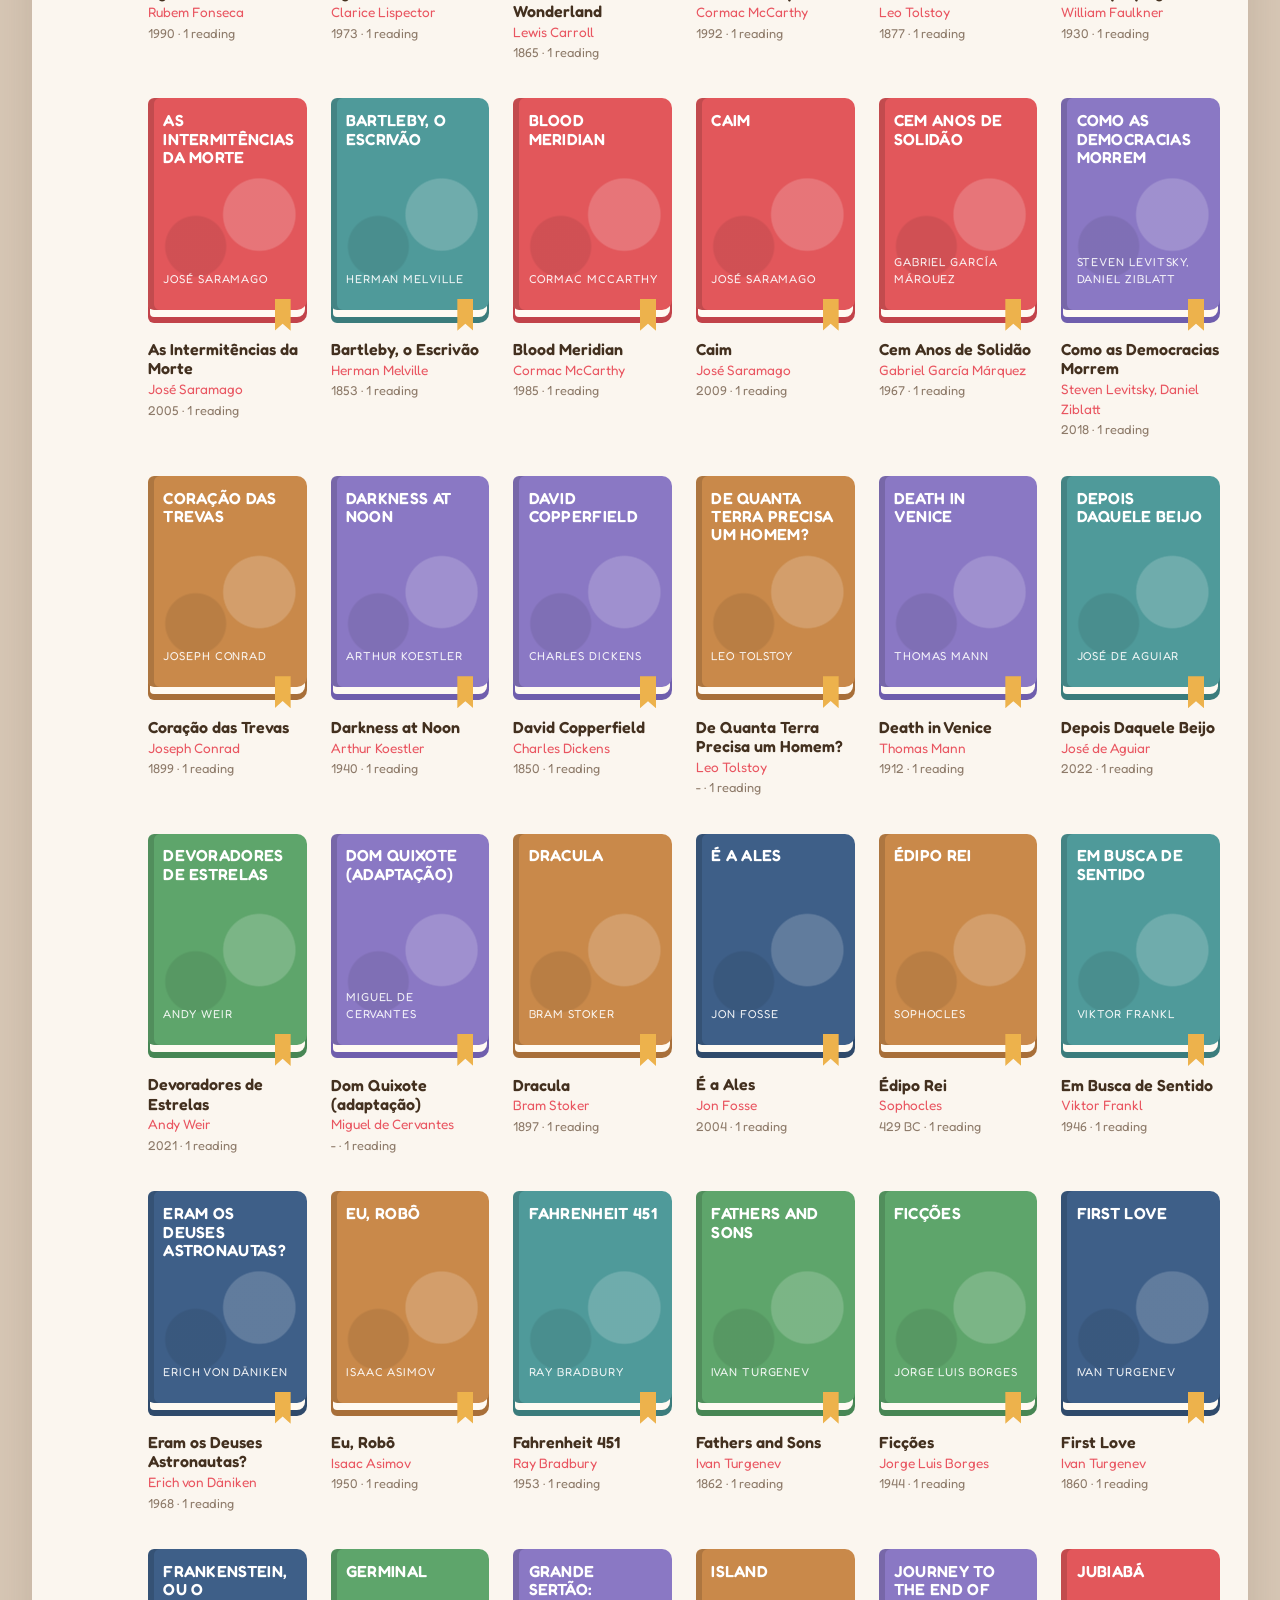
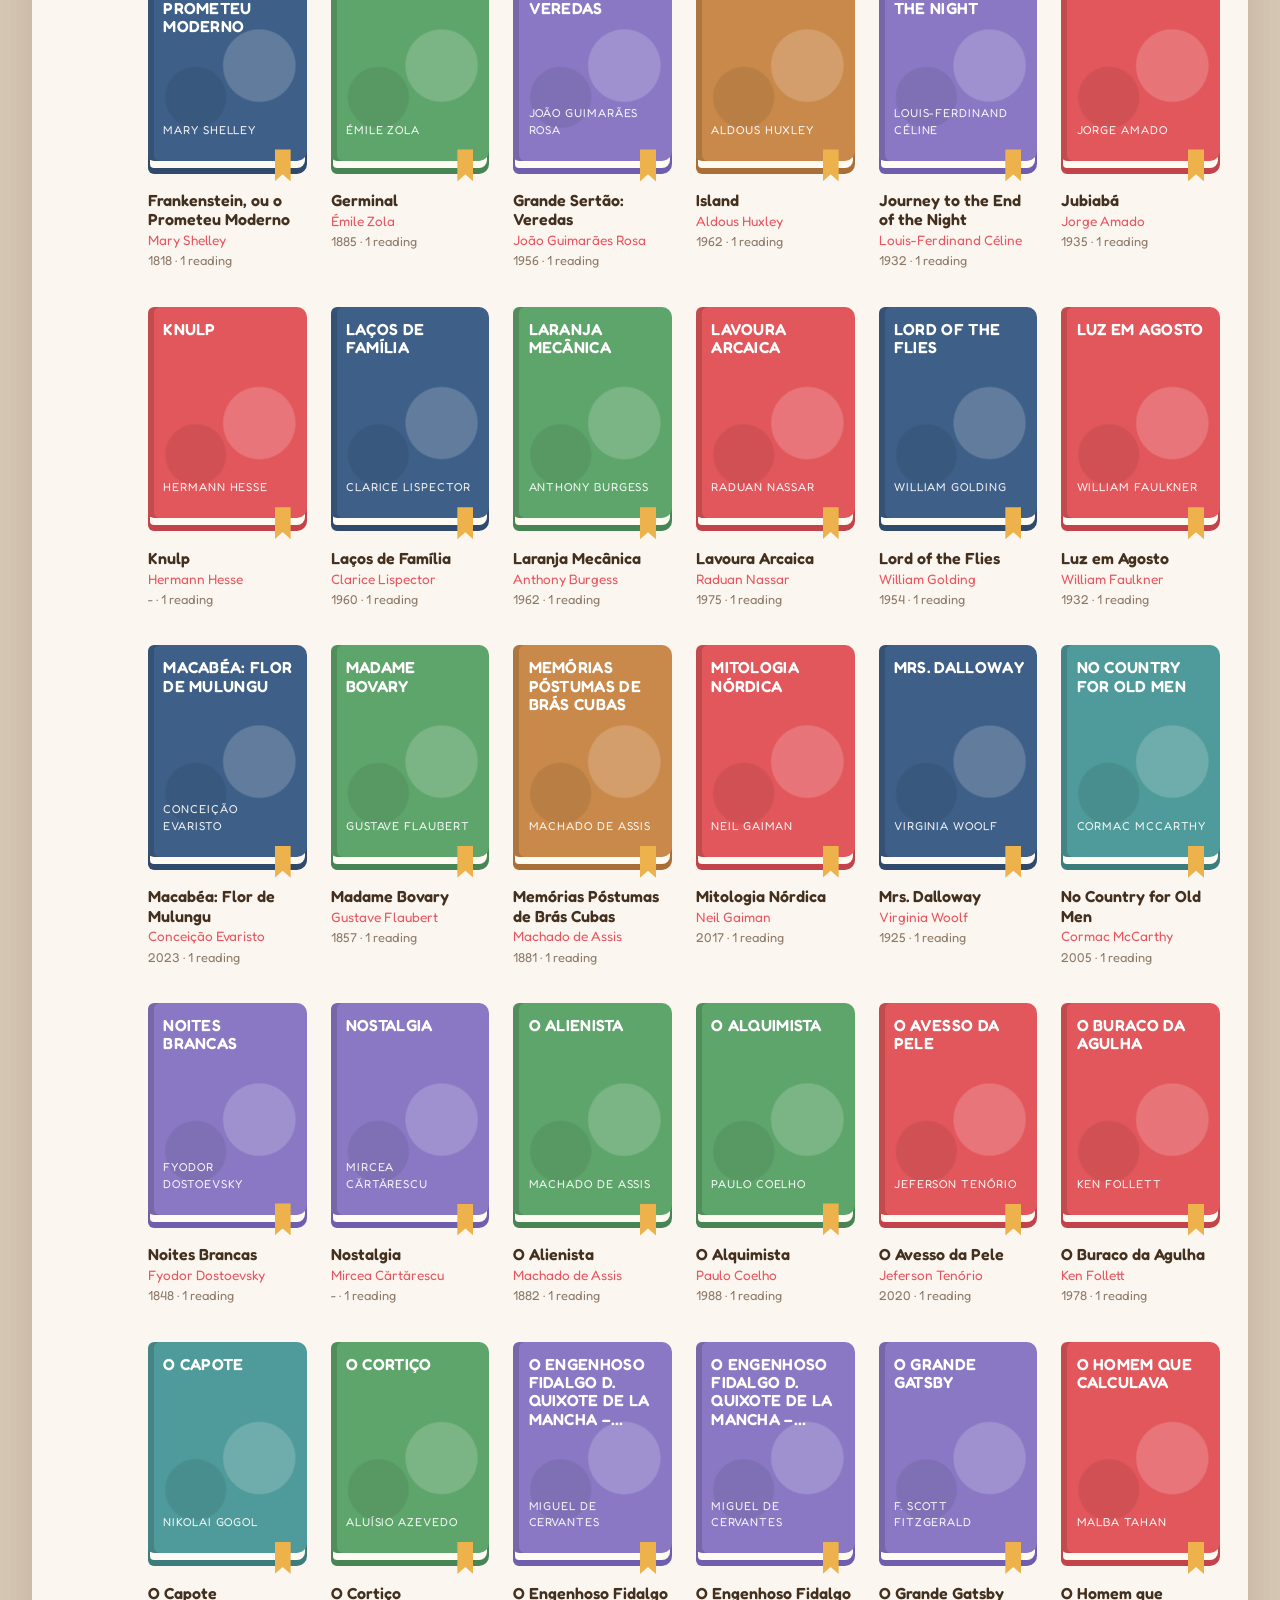
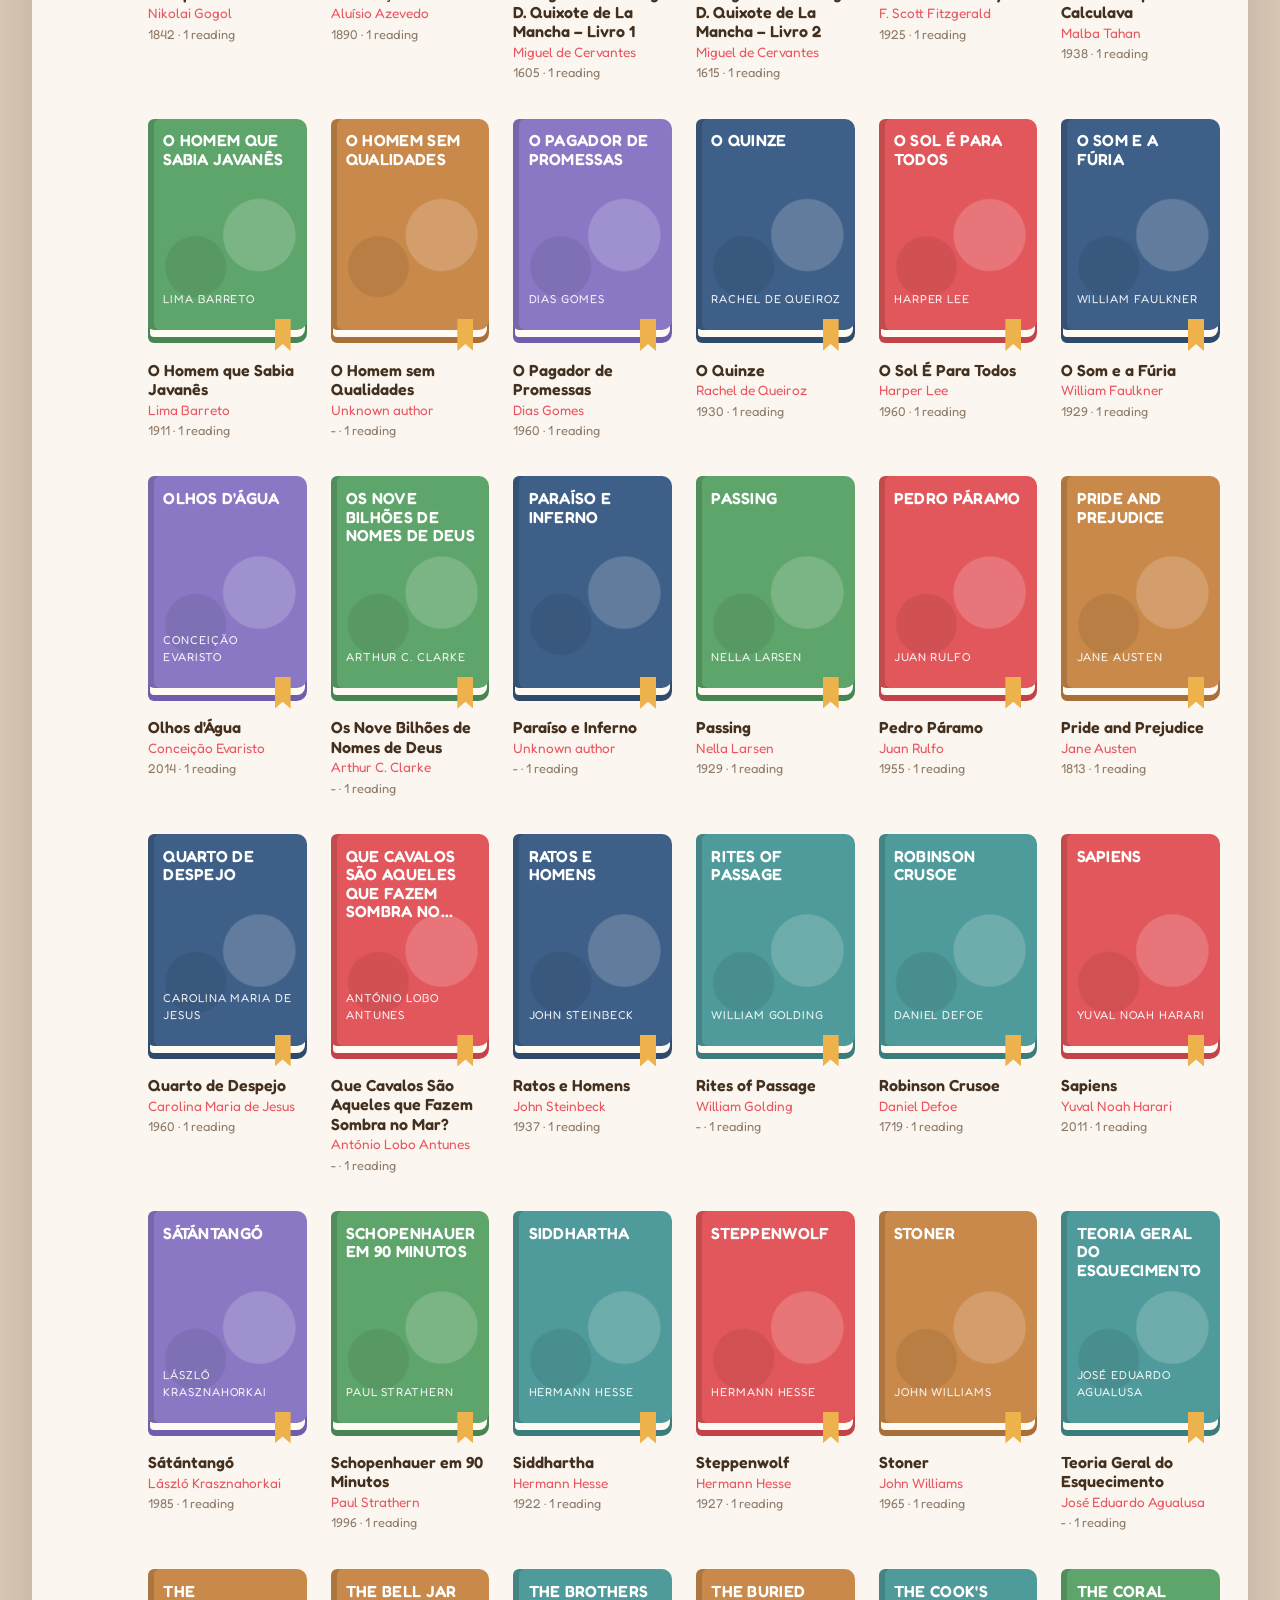
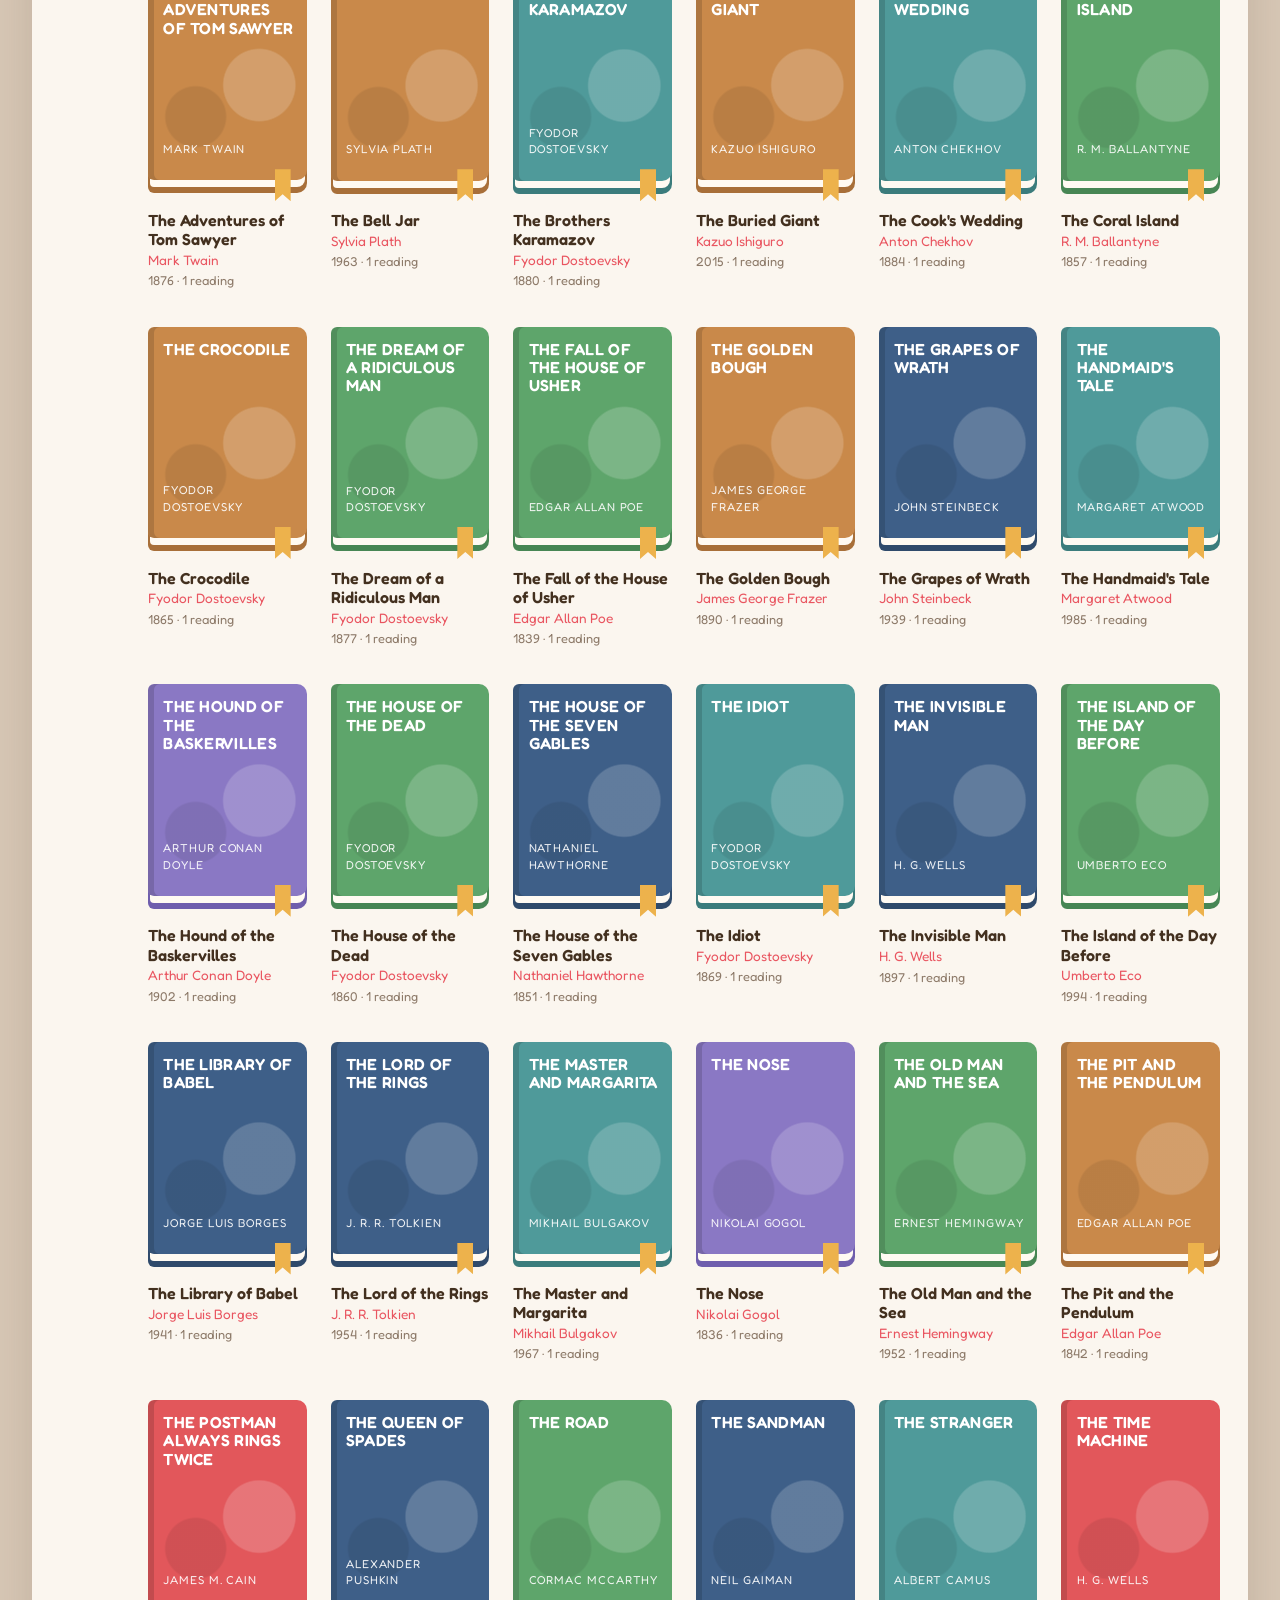
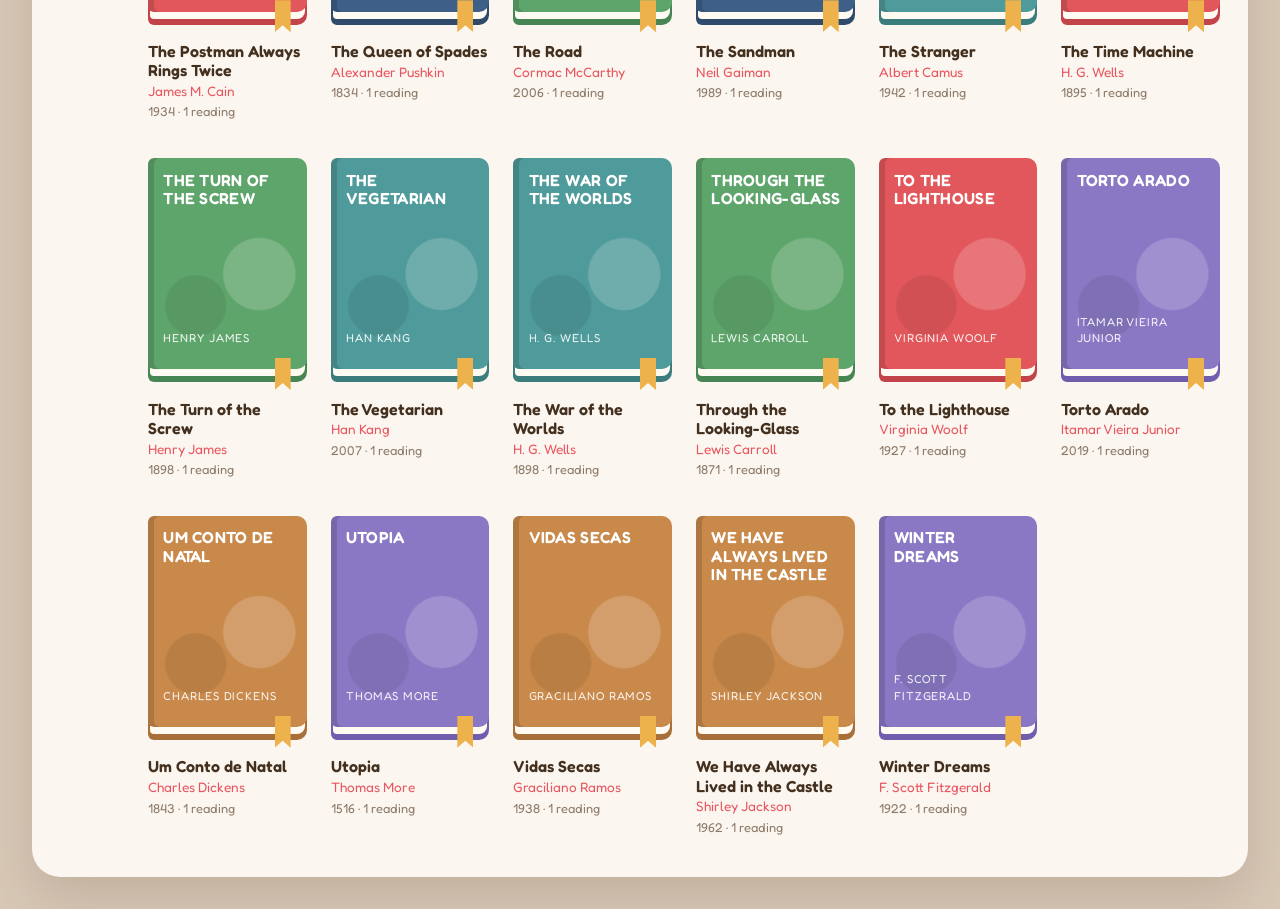
<file: books.html>
<!DOCTYPE html>
<html lang="en">
<head>
  <meta charset="utf-8">
  <meta name="viewport" content="width=device-width, initial-scale=1">
  <title>Books · Reading Tracker</title>
  <link rel="icon" href="data:,">
  <link rel="preconnect" href="https://fonts.googleapis.com">
  <link rel="preconnect" href="https://fonts.gstatic.com" crossorigin>
  <link rel="stylesheet" href="https://fonts.googleapis.com/css2?family=Fredoka:wght@400;500;600&display=swap">
  <link rel="stylesheet" href="css/style.css">
  <script type="module" src="js/pages/books.js"></script>
</head>
<body data-page="books">
  <div class="shell">
  <a class="skip-link" href="#main" data-i18n="app.skip"></a>
  <aside class="sidebar">
    <a class="logo" href="index.html" data-i18n-label="app.name"><span class="logo-book" aria-hidden="true"></span></a>
    <nav class="side-nav" data-i18n-label="nav.label">
      <ul>
        <li><a href="index.html" data-nav="log" class="side-link"><svg viewBox="0 0 24 24" aria-hidden="true" focusable="false"><rect x="3" y="3" width="8" height="8" rx="2" class="i-red"/><rect x="13" y="3" width="8" height="8" rx="2" class="i-green"/><rect x="3" y="13" width="8" height="8" rx="2" class="i-blue"/><rect x="13" y="13" width="8" height="8" rx="2" class="i-yellow"/></svg><span class="side-label" data-i18n="nav.log"></span></a></li>
        <li><a href="books.html" data-nav="books" class="side-link"><svg viewBox="0 0 24 24" aria-hidden="true" focusable="false"><path d="M5 4.5A1.5 1.5 0 0 1 6.5 3H19v15H6.5A1.5 1.5 0 0 0 5 19.5v-15Z"/><path d="M5 19.5A1.5 1.5 0 0 0 6.5 21H19v-3"/><path d="M9 7h6"/></svg><span class="side-label" data-i18n="nav.books"></span></a></li>
        <li><a href="authors.html" data-nav="authors" class="side-link"><svg viewBox="0 0 24 24" aria-hidden="true" focusable="false"><circle cx="12" cy="8" r="4"/><path d="M4 21c1.2-4 4.3-6 8-6s6.8 2 8 6"/></svg><span class="side-label" data-i18n="nav.authors"></span></a></li>
      </ul>
    </nav>
    <button type="button" id="reset-data" class="reset-pill"><span class="reset-icon"><svg viewBox="0 0 24 24" aria-hidden="true" focusable="false"><path d="M4 12a8 8 0 1 0 2.4-5.7"/><path d="M4 4v5h5"/></svg></span><span class="reset-label" data-i18n="nav.reset"></span></button>
  </aside>
    <main id="main" class="main">
      <!-- Shown only if JavaScript cannot start (e.g. page opened from file://). ui.js removes it.
           This one message stays in HTML because strings.js cannot load in that case. -->
      <div class="boot-notice" id="boot-notice" role="alert">
        <strong>The app could not start.</strong>
        <p>Open it through a local server, not by double-clicking the file. In Terminal: <code>cd</code> into this folder, run <code>python3 -m http.server 8000</code>, then open <code>http://localhost:8000</code>. Or use VS Code Live Server.</p>
      </div>
      <div class="topbar">
        <form class="search-pill" role="search" id="books-search-form">
          <label for="books-search" class="visually-hidden" data-i18n="books.searchLabel"></label>
          <span class="search-icon"><svg viewBox="0 0 24 24" aria-hidden="true" focusable="false"><circle cx="11" cy="11" r="7"/><path d="m20 20-3.5-3.5"/></svg></span>
          <input type="search" id="books-search" autocomplete="off" data-i18n-placeholder="books.searchLabel">
          <button type="submit" class="search-button" data-i18n="common.search"></button>
        </form>
        <button type="button" id="new-book" class="round-action" data-i18n-label="books.newBook" data-i18n-title="books.newBook"><svg viewBox="0 0 24 24" aria-hidden="true" focusable="false"><path d="M12 5v14M5 12h14"/></svg></button>
      </div>
      <div class="section-head page-title">
        <div>
          <h1 data-i18n="books.title"></h1>
          <p class="lead" data-i18n="books.intro"></p>
        </div>
        <p class="count" id="books-count" aria-live="polite"></p>
      </div>
      <div class="sort-bar" id="books-sort" role="group" data-i18n-label="books.sortBy"></div>
      <ul class="cover-grid" id="books-grid"></ul>
    </main>
  </div>
</body>
</html>
</file>
<file: css/style.css>
/* Reading Tracker – styles.
   Warm, rounded "bookshop" look: icon sidebar, main area, side panel.
   Mobile first: on phones the sidebar becomes a bottom bar and the side panel stacks below. */

:root {
  --page: #d8c8b6;
  --shell: #fbf6ef;
  --sidebar: #f1e8dc;
  --panel: #ece2d5;
  --panel-inner: #e4d8c8;
  --pill: #f0e7db;
  --surface: #fffdf9;
  --ink: #5a4434;
  --ink-strong: #43301f;
  --muted: #8d7a69;
  --line: #eadfd1;

  --coral: #e95560;
  --coral-dark: #d4434e;
  --purple: #8a78c4;
  --purple-dark: #6f5ead;
  --green: #5ea56b;
  --blue: #3e5f88;
  --teal: #4f9a9a;
  --mustard: #edb24c;
  --red: #e2575b;

  --rainbow: linear-gradient(90deg, #f2a65a 0%, #ec6a7a 35%, #a47dd2 68%, #63b8c8 100%);
  --focus: #3e5f88;
  --danger: #c93c45;
  --danger-soft: #fdeceb;

  --radius-lg: 28px;
  --radius: 18px;
  --radius-sm: 12px;
  --shadow: 0 2px 6px rgb(90 68 52 / 0.06), 0 10px 24px rgb(90 68 52 / 0.06);
  --font: "Fredoka", "Nunito", "Quicksand", system-ui, sans-serif;
}

*,
*::before,
*::after {
  box-sizing: border-box;
}

html {
  -webkit-text-size-adjust: 100%;
}

body {
  margin: 0;
  font-family: var(--font);
  font-size: 1rem;
  line-height: 1.45;
  color: var(--ink);
  background: var(--page);
}

h1,
h2 {
  color: var(--ink-strong);
  font-weight: 600;
  line-height: 1.2;
  margin: 0;
}

h1 {
  font-size: clamp(1.5rem, 3.5vw, 1.9rem);
}

h2 {
  font-size: 1.2rem;
}

a {
  color: var(--coral-dark);
}

button {
  font-family: inherit;
}

svg {
  width: 1.4rem;
  height: 1.4rem;
  fill: none;
  stroke: currentColor;
  stroke-width: 2;
  stroke-linecap: round;
  stroke-linejoin: round;
}

:focus-visible {
  outline: 3px solid var(--focus);
  outline-offset: 2px;
}

.visually-hidden {
  position: absolute !important;
  width: 1px;
  height: 1px;
  overflow: hidden;
  clip: rect(0 0 0 0);
  white-space: nowrap;
}

.skip-link {
  position: absolute;
  left: 1rem;
  top: -3rem;
  padding: 0.5rem 1rem;
  background: var(--surface);
  border-radius: 999px;
  z-index: 50;
}

.skip-link:focus {
  top: 0.5rem;
}

/* ---------- shell ---------- */

.shell {
  min-height: 100dvh;
  background: var(--shell);
  padding-bottom: 5.5rem; /* room for the bottom bar on phones */
}

.main {
  padding: 1rem;
  min-width: 0;
}

@media (min-width: 900px) {
  body {
    padding: 2rem;
  }
  .shell {
    max-width: 1400px;
    min-height: calc(100dvh - 4rem);
    margin: 0 auto;
    display: grid;
    grid-template-columns: 88px minmax(0, 1fr);
    border-radius: var(--radius-lg);
    overflow: clip;
    box-shadow: 0 20px 50px rgb(90 68 52 / 0.18);
    padding-bottom: 0;
  }
  .main {
    padding: 1.6rem 1.75rem 2.5rem;
  }
}

@media (min-width: 1200px) {
  .shell.has-aside {
    grid-template-columns: 88px minmax(0, 1fr) 340px;
  }
}

/* ---------- sidebar ---------- */

.sidebar {
  position: fixed;
  inset: auto 0 0 0;
  z-index: 20;
  display: flex;
  align-items: center;
  justify-content: space-around;
  gap: 0.5rem;
  padding: 0.5rem 0.75rem calc(0.5rem + env(safe-area-inset-bottom));
  background: var(--sidebar);
  border-top: 1px solid var(--line);
}

.logo {
  display: grid;
  place-items: center;
  width: 3rem;
  height: 3rem;
  border-radius: 50%;
  background: var(--surface);
  box-shadow: var(--shadow);
  flex: none;
}

.logo-book {
  width: 1.4rem;
  height: 1.8rem;
  border-radius: 3px 6px 6px 3px;
  background: var(--coral);
  box-shadow: inset 4px 0 0 rgb(0 0 0 / 0.15), 0 4px 0 -1px #fff, 0 4px 0 0 var(--coral-dark);
  position: relative;
}

.logo-book::after {
  content: "";
  position: absolute;
  right: 0.25rem;
  bottom: -0.5rem;
  width: 0.4rem;
  height: 0.7rem;
  background: var(--mustard);
  clip-path: polygon(0 0, 100% 0, 100% 100%, 50% 75%, 0 100%);
}

.side-nav ul {
  display: flex;
  gap: 0.6rem;
  list-style: none;
  margin: 0;
  padding: 0;
}

.side-link {
  display: grid;
  place-items: center;
  width: 3rem;
  height: 3rem;
  border-radius: 50%;
  background: var(--pill);
  color: #b9a796;
  text-decoration: none;
  position: relative;
  transition: transform 0.15s, background 0.15s;
}

.side-link:hover {
  transform: translateY(-2px);
  color: var(--ink);
}

.side-link[aria-current="page"] {
  background: var(--surface);
  color: var(--ink-strong);
  box-shadow: var(--shadow);
}

.side-link svg .i-red { fill: var(--red); stroke: none; }
.side-link svg .i-green { fill: var(--green); stroke: none; }
.side-link svg .i-blue { fill: var(--blue); stroke: none; }
.side-link svg .i-yellow { fill: var(--mustard); stroke: none; }

.side-label {
  position: absolute;
  width: 1px;
  height: 1px;
  overflow: hidden;
  clip: rect(0 0 0 0);
  white-space: nowrap;
}

.reset-pill {
  display: flex;
  align-items: center;
  gap: 0.4rem;
  padding: 0.45rem 0.9rem 0.45rem 0.45rem;
  border: none;
  border-radius: 999px;
  background: var(--blue);
  color: #fff;
  font-weight: 500;
  cursor: pointer;
}

.reset-icon {
  display: grid;
  place-items: center;
  width: 2rem;
  height: 2rem;
  border-radius: 50%;
  background: var(--mustard);
  color: var(--ink-strong);
}

.reset-icon svg {
  width: 1.1rem;
  height: 1.1rem;
}

@media (min-width: 900px) {
  .sidebar {
    position: sticky;
    top: 0;
    align-self: start;
    height: calc(100dvh - 4rem);
    flex-direction: column;
    justify-content: flex-start;
    gap: 2.25rem;
    padding: 1.6rem 0;
    border-top: none;
  }
  .side-nav ul {
    flex-direction: column;
    gap: 1rem;
  }
  .logo {
    width: 3.4rem;
    height: 3.4rem;
  }
  .side-link {
    width: 3.1rem;
    height: 3.1rem;
  }
  /* Tooltip with the page name. */
  .side-link:hover .side-label,
  .side-link:focus-visible .side-label {
    width: auto;
    height: auto;
    clip: auto;
    left: calc(100% + 0.6rem);
    top: 50%;
    transform: translateY(-50%);
    padding: 0.25rem 0.7rem;
    border-radius: 999px;
    background: var(--ink-strong);
    color: #fff;
    font-size: 0.85rem;
    z-index: 30;
  }
  .reset-pill {
    margin-top: auto;
    flex-direction: column;
    padding: 0.45rem 0.45rem 1.1rem;
  }
  .reset-label {
    writing-mode: vertical-rl;
    transform: rotate(180deg);
    letter-spacing: 0.02em;
  }
}

/* ---------- startup notice (visible only if JavaScript cannot run) ---------- */

.boot-notice {
  margin-bottom: 1.25rem;
  padding: 1rem 1.2rem;
  border-radius: var(--radius);
  background: var(--danger-soft);
  color: var(--danger);
}

.boot-notice p {
  margin: 0.35rem 0 0;
  color: var(--ink);
}

.boot-notice code {
  background: var(--surface);
  padding: 0 0.3rem;
  border-radius: 6px;
}

/* ---------- top bar ---------- */

.topbar {
  display: flex;
  align-items: center;
  gap: 0.75rem;
  margin-bottom: 1.25rem;
}

.search-pill {
  flex: 1;
  display: flex;
  align-items: center;
  gap: 0.5rem;
  min-width: 0;
  padding: 0.3rem 0.3rem 0.3rem 1rem;
  border-radius: 999px;
  background: var(--pill);
  box-shadow: inset 0 1px 3px rgb(90 68 52 / 0.08);
}

.search-icon {
  display: grid;
  color: var(--ink);
}

.search-pill input {
  flex: 1;
  min-width: 0;
  min-height: 2.6rem;
  border: none;
  background: transparent;
  padding: 0;
  font-size: 1rem;
}

.search-pill input:focus {
  outline: none;
}

.search-pill:focus-within {
  outline: 3px solid var(--focus);
  outline-offset: 2px;
}

.search-button {
  border: none;
  border-radius: 999px;
  min-height: 2.8rem;
  padding: 0 1.5rem;
  background: var(--rainbow);
  color: #fff;
  font-weight: 600;
  font-size: 0.95rem;
  text-transform: lowercase;
  cursor: pointer;
  box-shadow: 0 4px 12px rgb(164 125 210 / 0.35);
}

.round-action {
  flex: none;
  display: grid;
  place-items: center;
  width: 3.2rem;
  height: 3.2rem;
  border: none;
  border-radius: 50%;
  background: var(--pill);
  color: var(--coral);
  cursor: pointer;
  position: relative;
}

.round-action::after {
  content: "";
  position: absolute;
  top: 0.35rem;
  right: 0.35rem;
  width: 0.65rem;
  height: 0.65rem;
  border-radius: 50%;
  background: var(--coral);
  border: 2px solid var(--shell);
}

.round-action:hover {
  background: var(--surface);
  box-shadow: var(--shadow);
}

@media (max-width: 520px) {
  .search-button {
    padding: 0 1rem;
  }
}

/* ---------- status chips ---------- */

.chip-row,
.sort-bar {
  display: flex;
  gap: 0.5rem;
  overflow-x: auto;
  padding: 0.25rem 0.1rem 0.75rem;
  margin-bottom: 0.5rem;
  scrollbar-width: thin;
}

.status-chip {
  flex: none;
  display: inline-flex;
  flex-direction: column;
  align-items: center;
  gap: 0.35rem;
  min-width: 5.5rem;
  padding: 0.55rem 0.7rem 0.45rem;
  border: none;
  border-radius: var(--radius);
  background: transparent;
  color: var(--muted);
  font-size: 0.85rem;
  font-weight: 500;
  cursor: pointer;
}

.status-chip:hover {
  background: var(--pill);
}

.status-chip[aria-pressed="true"] {
  background: var(--surface);
  color: var(--ink-strong);
  font-weight: 600;
  box-shadow: var(--shadow);
}

.sort-bar {
  align-items: center;
}

.sort-bar .status-chip {
  flex-direction: row;
  min-width: 0;
  padding: 0.45rem 0.9rem;
  border-radius: 999px;
  background: var(--pill);
}

.sort-bar .status-chip[aria-pressed="true"] {
  background: var(--surface);
}

.sort-label {
  color: var(--muted);
  font-size: 0.85rem;
  flex: none;
}

/* Small drawn book used as an icon. */
.mini-book {
  position: relative;
  width: 1.9rem;
  height: 2.35rem;
  border-radius: 3px 5px 5px 3px;
  background: var(--c);
  box-shadow: inset 3px 0 0 rgb(0 0 0 / 0.12), 0 3px 0 -1px #fff, 0 3px 0 0 var(--c-dark);
}

.mini-book::before {
  content: "";
  position: absolute;
  left: 30%;
  top: 30%;
  width: 45%;
  height: 28%;
  border-radius: 2px;
  background: rgb(255 255 255 / 0.55);
}

.mini-book::after {
  content: "";
  position: absolute;
  right: 0.3rem;
  bottom: -0.4rem;
  width: 0.35rem;
  height: 0.6rem;
  background: var(--mustard);
  clip-path: polygon(0 0, 100% 0, 100% 100%, 50% 75%, 0 100%);
}

/* ---------- cover colors (shared by covers and mini books) ---------- */

.cover-0 { --c: var(--blue); --c-dark: #2f4a6b; }
.cover-1 { --c: var(--purple); --c-dark: var(--purple-dark); }
.cover-2 { --c: var(--red); --c-dark: #c2434a; }
.cover-3 { --c: var(--green); --c-dark: #478654; }
.cover-4 { --c: var(--teal); --c-dark: #3b7c7c; }
.cover-5 { --c: #c9894a; --c-dark: #a86f39; }

/* ---------- sections ---------- */

.section-head {
  display: flex;
  flex-wrap: wrap;
  align-items: center;
  justify-content: space-between;
  gap: 0.75rem;
  margin-bottom: 1rem;
}

.page-title {
  align-items: flex-end;
}

.head-actions {
  display: flex;
  flex-wrap: wrap;
  align-items: center;
  gap: 0.5rem;
}

.lead {
  margin: 0.3rem 0 0;
  color: var(--muted);
}

.count {
  margin: 0;
  color: var(--muted);
  font-size: 0.9rem;
}

.pill-link {
  display: inline-flex;
  align-items: center;
  min-height: 2.6rem;
  padding: 0 1.1rem;
  border-radius: 999px;
  background: var(--pill);
  color: var(--ink);
  text-decoration: none;
  font-size: 0.92rem;
  font-weight: 500;
}

.pill-link:hover {
  background: var(--panel);
}

.arrow-button {
  display: grid;
  place-items: center;
  width: 2.6rem;
  height: 2.6rem;
  border: none;
  border-radius: 50%;
  background: var(--pill);
  color: var(--ink);
  font-size: 1.5rem;
  line-height: 1;
  cursor: pointer;
}

.arrow-button:hover {
  background: var(--panel);
}

.shelf {
  margin-bottom: 1.5rem;
}

.empty,
.load-error {
  color: var(--muted);
  margin: 0;
  list-style: none;
}

.load-error {
  color: var(--danger);
  background: var(--danger-soft);
  padding: 1rem;
  border-radius: var(--radius);
}

.back {
  margin: 0 0 1rem;
}

.card {
  background: var(--surface);
  border-radius: var(--radius);
  box-shadow: var(--shadow);
  padding: 1.1rem;
  margin-bottom: 1rem;
}

/* ---------- drawn book covers ---------- */

.cover {
  position: relative;
  display: flex;
  flex-direction: column;
  justify-content: space-between;
  width: 100%;
  aspect-ratio: 3 / 4;
  padding: 0.8rem 0.75rem 1.4rem 0.95rem;
  border-radius: 6px 10px 10px 6px;
  background:
    radial-gradient(circle at 70% 55%, rgb(255 255 255 / 0.18) 0 22%, transparent 23%),
    radial-gradient(circle at 30% 70%, rgb(0 0 0 / 0.08) 0 16%, transparent 17%),
    var(--c);
  color: #fff;
  /* spine shadow, white pages, colored back cover */
  box-shadow:
    inset 6px 0 0 rgb(0 0 0 / 0.14),
    0 9px 0 -2px #fffaf2,
    0 9px 0 0 var(--c-dark),
    0 13px 0 0 var(--c-dark);
  overflow: visible;
}

.cover-title {
  font-weight: 600;
  font-size: 1rem;
  line-height: 1.15;
  text-transform: uppercase;
  letter-spacing: 0.02em;
  display: -webkit-box;
  -webkit-line-clamp: 4;
  -webkit-box-orient: vertical;
  overflow: hidden;
  overflow-wrap: anywhere;
}

.cover-author {
  font-size: 0.72rem;
  text-transform: uppercase;
  letter-spacing: 0.08em;
  opacity: 0.9;
  display: -webkit-box;
  -webkit-line-clamp: 2;
  -webkit-box-orient: vertical;
  overflow: hidden;
}

.ribbon {
  position: absolute;
  right: 1rem;
  bottom: -1.3rem;
  width: 1rem;
  height: 2rem;
  background: var(--mustard);
  clip-path: polygon(0 0, 100% 0, 100% 100%, 50% 78%, 0 100%);
}

.cover-large {
  max-width: 230px;
  padding: 1.2rem 1.1rem 2rem 1.3rem;
}

.cover-large .cover-title {
  font-size: 1.35rem;
}

.cover-row,
.cover-grid {
  list-style: none;
  margin: 0;
  padding: 0;
}

.cover-row {
  display: grid;
  grid-auto-flow: column;
  grid-auto-columns: minmax(130px, 150px);
  gap: 1.5rem;
  overflow-x: auto;
  padding: 0.25rem 0.25rem 1rem;
  scroll-snap-type: x mandatory;
  scrollbar-width: none;
}

.cover-row::-webkit-scrollbar {
  display: none;
}

.cover-grid {
  display: grid;
  grid-template-columns: repeat(auto-fill, minmax(140px, 1fr));
  gap: 2.25rem 1.5rem;
}

.cover-item {
  scroll-snap-align: start;
}

.cover-link {
  display: flex;
  flex-direction: column;
  gap: 1.9rem;
  text-decoration: none;
  color: inherit;
  border-radius: var(--radius-sm);
}

.cover-link .cover {
  transition: transform 0.18s ease;
}

.cover-link:hover .cover {
  transform: translateY(-4px) rotate(-1deg);
}

.cover-caption {
  display: flex;
  flex-direction: column;
  gap: 0.1rem;
}

.cover-caption strong {
  color: var(--ink-strong);
  font-weight: 600;
  line-height: 1.2;
}

.cover-by {
  color: var(--coral);
  font-size: 0.85rem;
}

.cover-meta {
  color: var(--muted);
  font-size: 0.8rem;
}

/* ---------- banner ---------- */

.banner {
  display: grid;
  gap: 1.25rem;
  padding: 1.25rem;
  margin-bottom: 1.75rem;
  border-radius: var(--radius-lg);
  background: var(--panel);
  overflow: hidden;
}

.banner-text p {
  color: var(--muted);
  margin: 0.6rem 0 1.1rem;
}

.banner-text h2 {
  font-size: clamp(1.3rem, 3vw, 1.6rem);
}

/* Drawn stack of books. */
.stack {
  display: none;
  flex-direction: column;
  justify-content: flex-end;
  gap: 0.3rem;
  align-self: end;
  margin-bottom: -1.25rem;
}

.stack span {
  display: block;
  height: 1.9rem;
  border-radius: 6px;
  background: var(--c);
  position: relative;
  box-shadow: inset 0 -4px 0 rgb(0 0 0 / 0.12);
}

.stack span::after {
  content: "";
  position: absolute;
  left: 0.6rem;
  right: 0.6rem;
  top: 0.45rem;
  height: 0.45rem;
  border-radius: 999px;
  background: rgb(255 255 255 / 0.35);
}

.stack span:nth-child(1) { --c: var(--red); width: 85%; margin-left: 5%; }
.stack span:nth-child(2) { --c: var(--blue); width: 90%; }
.stack span:nth-child(3) { --c: var(--purple); width: 82%; margin-left: 10%; }
.stack span:nth-child(4) { --c: var(--green); width: 92%; margin-left: 2%; }
.stack span:nth-child(5) { --c: var(--red); width: 86%; margin-left: 6%; }
.stack span:nth-child(6) { --c: var(--purple); width: 95%; }

.stack span:nth-child(2)::before,
.stack span:nth-child(5)::before {
  content: "";
  position: absolute;
  right: 18%;
  top: 0;
  width: 0.9rem;
  height: 2.6rem;
  background: var(--mustard);
  clip-path: polygon(0 0, 100% 0, 100% 100%, 50% 78%, 0 100%);
  z-index: 1;
}

.coral-button {
  display: inline-flex;
  align-items: center;
  justify-content: center;
  gap: 0.4rem;
  min-height: 2.8rem;
  padding: 0 1.4rem;
  border: none;
  border-radius: 999px;
  background: var(--coral);
  color: #fff;
  font-weight: 600;
  font-size: 0.95rem;
  text-decoration: none;
  cursor: pointer;
  box-shadow: 0 6px 14px rgb(233 85 96 / 0.3);
}

.coral-button:hover {
  background: var(--coral-dark);
}

.coral-button.small {
  min-height: 2.3rem;
  padding: 0 1rem;
  font-size: 0.9rem;
}

.mini-cards {
  list-style: none;
  margin: 0;
  padding: 0;
  display: flex;
  flex-direction: column;
  gap: 0.6rem;
}

.mini-card {
  width: 100%;
  display: flex;
  align-items: center;
  gap: 0.85rem;
  padding: 0.7rem 0.9rem;
  border: none;
  border-radius: var(--radius);
  background: var(--surface);
  color: var(--ink);
  text-align: left;
  cursor: pointer;
  box-shadow: var(--shadow);
}

.mini-card:hover {
  transform: translateY(-1px);
}

.mini-card > span:last-child {
  display: flex;
  flex-direction: column;
  font-size: 0.82rem;
  color: var(--muted);
}

.mini-card strong {
  color: var(--ink-strong);
  font-size: 0.95rem;
}

/* Little shape illustrations next to each card. */
.mini-card-icon {
  flex: none;
  position: relative;
  width: 3.2rem;
  height: 2.8rem;
}

.mini-card-icon span {
  position: absolute;
  border-radius: 4px;
}

.icon-0 span:nth-child(1) { left: 0; bottom: 0; width: 1.4rem; height: 1.6rem; background: var(--mustard); }
.icon-0 span:nth-child(2) { left: 1.5rem; bottom: 0; width: 1.4rem; height: 2.4rem; background: var(--red); }
.icon-0 span:nth-child(3) { left: 0.6rem; bottom: 1.7rem; width: 1rem; height: 1rem; border-radius: 50%; background: var(--teal); }
.icon-1 span:nth-child(1) { left: 0.4rem; bottom: 0; width: 2.4rem; height: 0.5rem; background: #cbbba8; }
.icon-1 span:nth-child(2) { left: 0.8rem; bottom: 0.5rem; width: 0.5rem; height: 1.8rem; background: #e7dccd; box-shadow: 0.7rem 0 0 #e7dccd, 1.4rem 0 0 #e7dccd; }
.icon-1 span:nth-child(3) { left: 0.4rem; bottom: 2.3rem; width: 2.4rem; height: 0.45rem; background: #cbbba8; }
.icon-2 span:nth-child(1) { left: 0.3rem; top: 0.9rem; width: 2.6rem; height: 1rem; border-radius: 50%; background: var(--purple); }
.icon-2 span:nth-child(2) { left: 0.95rem; top: 0.2rem; width: 1.3rem; height: 1.3rem; border-radius: 50%; background: var(--mustard); }
.icon-2 span:nth-child(3) { left: 1.3rem; bottom: 0; width: 0.6rem; height: 0.8rem; background: var(--purple-dark); }

@media (min-width: 700px) {
  .banner {
    grid-template-columns: 150px minmax(0, 1fr) minmax(220px, 260px);
    align-items: center;
    padding: 1.5rem 1.5rem 1.5rem 1.25rem;
  }
  .stack {
    display: flex;
  }
}

@media (min-width: 900px) and (max-width: 1100px) {
  .banner {
    grid-template-columns: minmax(0, 1fr) minmax(220px, 260px);
  }
  .stack {
    display: none;
  }
}

/* ---------- side panel (wishlist) ---------- */

.side-panel {
  display: flex;
  flex-direction: column;
  gap: 1rem;
  margin: 0 1rem 1.5rem;
  padding: 1.25rem 1rem 1rem;
  border-radius: var(--radius-lg);
  background: var(--panel);
}

@media (min-width: 900px) and (max-width: 1199px) {
  .side-panel {
    grid-column: 2;
    margin: 0 1.75rem 1.75rem;
  }
}

@media (min-width: 1200px) {
  .side-panel {
    margin: 0;
    border-radius: 0;
    padding: 1.6rem 1.1rem 1.1rem;
    border-left: 1px solid var(--line);
    height: calc(100dvh - 4rem);
    position: sticky;
    top: 0;
    align-self: start;
  }
}

.panel-head {
  display: flex;
  align-items: center;
  justify-content: space-between;
  padding: 0 0.25rem;
}

.dots {
  display: grid;
  grid-template-columns: repeat(2, 0.45rem);
  gap: 0.25rem;
  place-content: center;
  width: 3rem;
  height: 3rem;
  border-radius: 50%;
  background: var(--surface);
}

.dots i {
  width: 0.45rem;
  height: 0.45rem;
  border-radius: 50%;
}

.dots i:nth-child(1) { background: var(--red); }
.dots i:nth-child(2) { background: var(--green); }
.dots i:nth-child(3) { background: var(--blue); }
.dots i:nth-child(4) { background: var(--mustard); }

.panel-body {
  flex: 1;
  min-height: 0;
  display: flex;
  flex-direction: column;
  gap: 1rem;
  padding: 0.75rem;
  border-radius: var(--radius);
  background: var(--panel-inner);
  overflow-y: auto;
}

.panel-card {
  display: flex;
  align-items: center;
  justify-content: space-between;
  gap: 0.75rem;
  padding: 0.85rem 1rem;
  border-radius: var(--radius-sm);
  background: rgb(255 253 249 / 0.6);
  color: var(--ink);
  text-decoration: none;
  font-size: 0.9rem;
}

.panel-card > span:first-child {
  display: flex;
  flex-direction: column;
  min-width: 0;
}

.panel-card strong {
  color: var(--ink-strong);
}

.panel-arrow {
  display: grid;
  place-items: center;
  flex: none;
  width: 2.2rem;
  height: 2.2rem;
  border-radius: 50%;
  background: var(--surface);
  font-size: 1.3rem;
}

.bubbles {
  list-style: none;
  margin: 0;
  padding: 0;
  display: flex;
  flex-direction: column;
  gap: 0.6rem;
}

.bubble {
  max-width: 88%;
  padding: 0.65rem 0.95rem;
  border-radius: 18px;
  background: var(--surface);
  font-size: 0.9rem;
  display: flex;
  flex-direction: column;
  gap: 0.1rem;
}

.bubble a {
  color: inherit;
  font-weight: 600;
  text-decoration: none;
}

.bubble a:hover {
  text-decoration: underline;
}

.bubble-left {
  align-self: flex-start;
  border-bottom-left-radius: 6px;
}

.bubble-right {
  align-self: flex-end;
  background: var(--purple);
  color: #fff;
  border-bottom-right-radius: 6px;
}

.bubble-author,
.bubble-meta {
  font-size: 0.8rem;
  opacity: 0.85;
}

.bubble-meta:empty {
  display: none;
}

.quick-add {
  display: flex;
  gap: 0.6rem;
  align-items: center;
}

.quick-add input {
  flex: 1;
  min-height: 3rem;
  border: none;
  border-radius: 999px;
  background: var(--surface);
  padding: 0 1.1rem;
}

.send-button {
  flex: none;
  display: grid;
  place-items: center;
  width: 3.2rem;
  height: 3.2rem;
  border: none;
  border-radius: 50%;
  background: var(--coral);
  color: #fff;
  cursor: pointer;
  box-shadow: 0 6px 14px rgb(233 85 96 / 0.3);
}

.send-button svg {
  width: 1.25rem;
  height: 1.25rem;
}

/* ---------- book page ---------- */

.book-hero {
  display: grid;
  gap: 2.25rem;
  margin-bottom: 1.5rem;
}

.hero-cover {
  max-width: 230px;
}

.hero-info {
  display: flex;
  flex-direction: column;
  gap: 0.75rem;
}

.hero-authors {
  margin: 0;
  color: var(--coral);
  font-weight: 500;
}

@media (min-width: 640px) {
  .book-hero {
    grid-template-columns: 200px minmax(0, 1fr);
    align-items: start;
  }
}

.details {
  display: grid;
  grid-template-columns: minmax(8rem, max-content) 1fr;
  gap: 0.45rem 1.25rem;
  margin: 0;
  padding: 1rem 1.1rem;
  border-radius: var(--radius);
  background: var(--surface);
  box-shadow: var(--shadow);
}

.details dt {
  font-weight: 500;
  color: var(--muted);
  font-size: 0.9rem;
}

.details dd {
  margin: 0;
}

.inline-list {
  list-style: none;
  margin: 0;
  padding: 0;
  display: flex;
  flex-wrap: wrap;
  gap: 0.35rem;
}

.inline-list li {
  background: var(--pill);
  border-radius: 999px;
  padding: 0 0.65rem;
  font-size: 0.88rem;
}

/* ---------- controls ---------- */

input,
select,
textarea {
  font: inherit;
  color: inherit;
  width: 100%;
  padding: 0.55rem 0.85rem;
  border: 1.5px solid var(--line);
  border-radius: var(--radius-sm);
  background: var(--surface);
  min-height: 2.75rem;
}

input:focus,
select:focus,
textarea:focus {
  border-color: var(--purple);
}

textarea {
  resize: vertical;
}

input:disabled,
select:disabled,
textarea:disabled {
  background: #f3ece3;
  color: #b3a594;
  cursor: not-allowed;
}

input[type="checkbox"] {
  width: 1.2rem;
  height: 1.2rem;
  min-height: 0;
  accent-color: var(--coral);
}

.button {
  font: inherit;
  font-weight: 500;
  display: inline-flex;
  align-items: center;
  justify-content: center;
  gap: 0.35rem;
  min-height: 2.6rem;
  padding: 0.45rem 1.15rem;
  border-radius: 999px;
  border: none;
  background: var(--pill);
  color: var(--ink);
  cursor: pointer;
  white-space: nowrap;
}

.button:hover {
  background: var(--panel);
}

.button.primary {
  background: var(--coral);
  color: #fff;
}

.button.primary:hover {
  background: var(--coral-dark);
}

.button.danger {
  background: var(--danger);
  color: #fff;
}

.button.danger-outline {
  background: var(--danger-soft);
  color: var(--danger);
}

.button.danger-outline:hover {
  background: #f9d9d7;
}

.button.small {
  min-height: 2.2rem;
  padding: 0.25rem 0.85rem;
  font-size: 0.88rem;
}

.icon-button {
  font-size: 1.5rem;
  line-height: 1;
  width: 2.4rem;
  height: 2.4rem;
  border: none;
  border-radius: 50%;
  background: var(--pill);
  color: var(--ink);
  cursor: pointer;
}

/* ---------- tables ---------- */

.table-wrap {
  background: var(--surface);
  border-radius: var(--radius);
  box-shadow: var(--shadow);
  overflow: hidden;
}

.card .table-wrap {
  box-shadow: none;
}

.data-table {
  width: 100%;
  border-collapse: collapse;
}

.data-table th,
.data-table td {
  text-align: left;
  padding: 0.7rem 0.9rem;
  border-bottom: 1px solid var(--line);
  vertical-align: middle;
}

.data-table thead th {
  background: var(--pill);
  font-size: 0.85rem;
  font-weight: 500;
  color: var(--muted);
  white-space: nowrap;
}

.data-table tbody tr:last-child td {
  border-bottom: none;
}

.data-table tbody tr:hover {
  background: #fdf8f1;
}

.data-table td a {
  color: var(--ink-strong);
  font-weight: 500;
  text-decoration: none;
}

.data-table td a:hover {
  color: var(--coral-dark);
  text-decoration: underline;
}

.row-actions {
  display: flex;
  flex-wrap: wrap;
  gap: 0.4rem;
}

.sort-button {
  font: inherit;
  color: inherit;
  background: none;
  border: none;
  padding: 0;
  cursor: pointer;
  display: inline-flex;
  align-items: center;
  gap: 0.3rem;
}

.sort-button:hover {
  color: var(--ink-strong);
}

.sort-icon {
  font-size: 0.7rem;
  opacity: 0.7;
}

th[aria-sort="ascending"] .sort-button,
th[aria-sort="descending"] .sort-button {
  color: var(--coral-dark);
  font-weight: 600;
}

.empty-row td {
  text-align: center;
  color: var(--muted);
  padding: 2rem 1rem;
}

.notes {
  white-space: pre-line;
}

.badge {
  display: inline-block;
  padding: 0.15rem 0.65rem;
  border-radius: 999px;
  font-size: 0.8rem;
  font-weight: 500;
  white-space: nowrap;
  background: var(--pill);
}

.status-want-to-read { background: #ebe6f7; color: var(--purple-dark); }
.status-reading { background: #fdf0d6; color: #91640f; }
.status-paused { background: #e3eef6; color: var(--blue); }
.status-read { background: #e2f1e4; color: #3d7a4a; }
.status-abandoned { background: #fbe4e4; color: #b03c43; }

/* Narrow screens: each row becomes a card with labels; headers become sort chips. */
@media (max-width: 719px) {
  .table-wrap {
    background: transparent;
    box-shadow: none;
    overflow: visible;
  }
  .data-table thead,
  .data-table thead tr {
    display: flex;
    flex-wrap: wrap;
    gap: 0.4rem;
    margin-bottom: 0.75rem;
  }
  .data-table thead th {
    background: var(--pill);
    border-radius: 999px;
    padding: 0.35rem 0.8rem;
    border: none;
  }
  .data-table thead th:not([aria-sort]) {
    display: none;
  }
  .data-table thead tr {
    margin: 0;
  }
  .data-table tbody,
  .data-table tbody tr,
  .data-table td {
    display: block;
    width: 100%;
  }
  .data-table {
    display: block;
  }
  .data-table tbody tr {
    background: var(--surface);
    border-radius: var(--radius);
    box-shadow: var(--shadow);
    margin-bottom: 0.7rem;
    padding: 0.5rem 0;
  }
  .data-table td {
    display: grid;
    grid-template-columns: 7rem 1fr;
    gap: 0.5rem;
    border: none;
    padding: 0.3rem 1rem;
  }
  .data-table td > * {
    justify-self: start;
  }
  .data-table td::before {
    content: attr(data-label);
    font-size: 0.8rem;
    color: var(--muted);
  }
  .data-table .empty-row td {
    display: block;
  }
  .data-table .empty-row td::before {
    content: none;
  }
}

/* ---------- dialogs and forms ---------- */

.dialog {
  width: min(560px, calc(100vw - 1.5rem));
  max-height: calc(100dvh - 1.5rem);
  padding: 0;
  border: none;
  border-radius: 24px;
  background: var(--shell);
  box-shadow: 0 24px 60px rgb(67 48 31 / 0.3);
  color: var(--ink);
}

.dialog-wide {
  width: min(760px, calc(100vw - 1.5rem));
}

.dialog-small {
  width: min(440px, calc(100vw - 1.5rem));
}

.dialog::backdrop {
  background: rgb(67 48 31 / 0.4);
}

.dialog-header {
  position: sticky;
  top: 0;
  z-index: 1;
  display: flex;
  align-items: center;
  justify-content: space-between;
  gap: 1rem;
  padding: 1rem 1rem 1rem 1.4rem;
  background: var(--shell);
  border-bottom: 1px solid var(--line);
}

.dialog-body {
  padding: 1.1rem 1.4rem 1.4rem;
}

.dialog-body > p:first-child {
  margin-top: 0;
}

.form {
  display: flex;
  flex-direction: column;
  gap: 0.95rem;
}

.form-context {
  margin: 0;
  color: var(--muted);
}

.field {
  display: flex;
  flex-direction: column;
  gap: 0.3rem;
  min-width: 0;
}

.field label {
  font-weight: 500;
  font-size: 0.92rem;
  color: var(--ink-strong);
}

.req,
.field label.is-required::after {
  color: var(--coral-dark);
}

.field label.is-required::after {
  content: " *";
}

.field.is-disabled label {
  color: #b3a594;
}

.hint {
  margin: 0;
  font-size: 0.82rem;
  color: var(--muted);
}

.field-error {
  margin: 0;
  font-size: 0.85rem;
  font-weight: 500;
  color: var(--danger);
}

.field-error:empty {
  display: none;
}

.field.has-error input,
.field.has-error select,
.field.has-error textarea {
  border-color: var(--danger);
  background: #fffafa;
}

.form-error {
  margin: 0;
  color: var(--danger);
  font-weight: 500;
}

.form-error:empty {
  display: none;
}

.form-actions {
  display: flex;
  flex-wrap: wrap;
  gap: 0.5rem;
  justify-content: flex-end;
  padding-top: 0.25rem;
}

.field-row {
  display: grid;
  gap: 0.95rem;
}

@media (min-width: 560px) {
  .field-row {
    grid-template-columns: 1fr 1fr;
  }
  .field-row.three {
    grid-template-columns: repeat(3, 1fr);
  }
}

.subsection {
  border: none;
  border-radius: var(--radius);
  padding: 0.9rem 1rem 1rem;
  margin: 0;
  background: var(--panel);
}

.subsection legend {
  float: left;
  width: 100%;
  font-weight: 600;
  color: var(--ink-strong);
  margin-bottom: 0.5rem;
}

.check {
  clear: both;
  display: flex;
  align-items: center;
  gap: 0.5rem;
}

.reading-fields {
  display: flex;
  flex-direction: column;
  gap: 0.95rem;
  margin-top: 0.95rem;
}

.reading-fields[hidden] {
  display: none;
}

/* ---------- picker ---------- */

.picker-input {
  display: flex;
  gap: 0.5rem;
}

.picker-input input {
  flex: 1;
}

.chips {
  list-style: none;
  margin: 0;
  padding: 0;
  display: flex;
  flex-wrap: wrap;
  gap: 0.4rem;
}

.chip {
  display: inline-flex;
  align-items: center;
  gap: 0.2rem;
  padding: 0.15rem 0.2rem 0.15rem 0.75rem;
  border-radius: 999px;
  background: #ebe6f7;
  color: var(--purple-dark);
  font-size: 0.9rem;
  font-weight: 500;
}

.chip-remove {
  border: none;
  background: transparent;
  color: inherit;
  font-size: 1.1rem;
  line-height: 1;
  width: 1.6rem;
  height: 1.6rem;
  border-radius: 50%;
  cursor: pointer;
}

.chip-remove:hover {
  background: rgb(111 94 173 / 0.15);
}

.chip-empty {
  color: var(--muted);
  font-size: 0.88rem;
}

/* ---------- toast ---------- */

.toast-region {
  position: fixed;
  left: 50%;
  bottom: 6rem;
  transform: translateX(-50%);
  display: flex;
  flex-direction: column;
  gap: 0.5rem;
  z-index: 60;
  pointer-events: none;
}

@media (min-width: 900px) {
  .toast-region {
    bottom: 2.5rem;
  }
}

.toast {
  margin: 0;
  padding: 0.6rem 1.2rem;
  border-radius: 999px;
  background: var(--ink-strong);
  color: #fff;
  box-shadow: var(--shadow);
}
</file>
